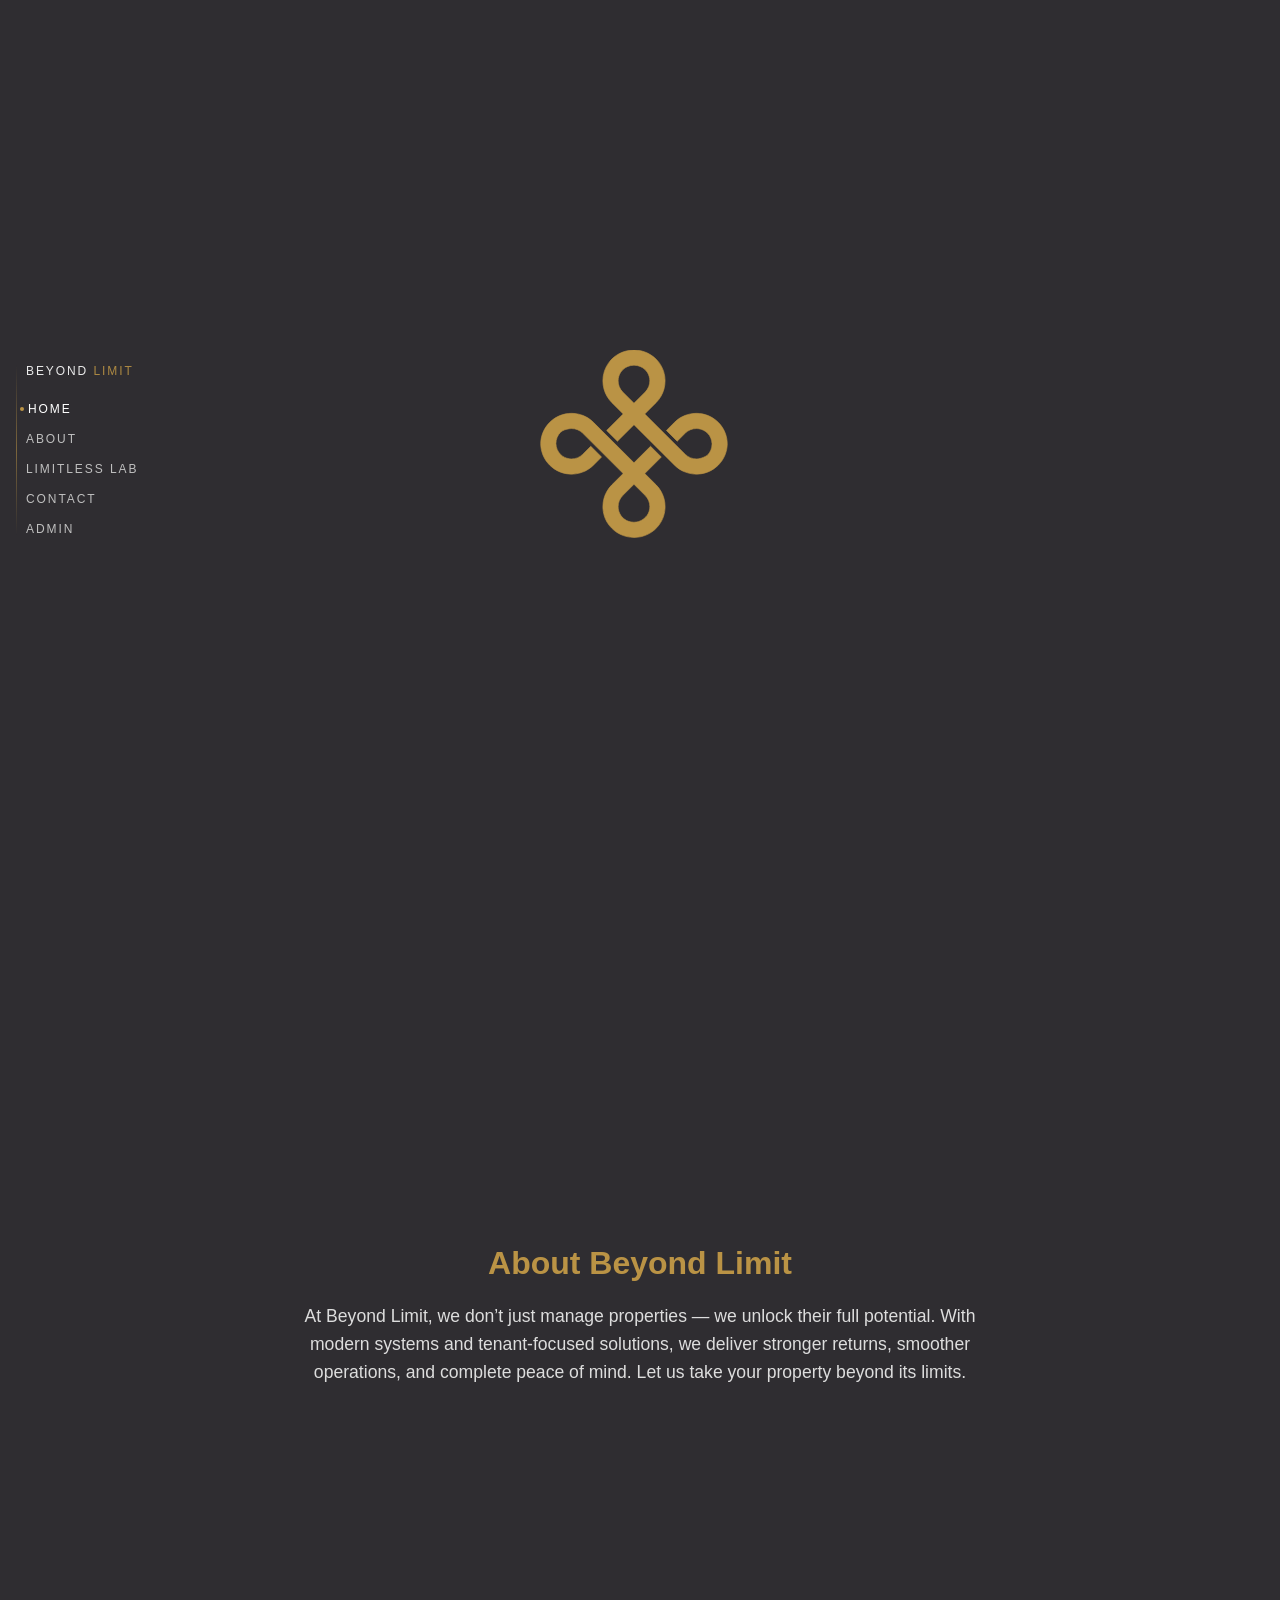
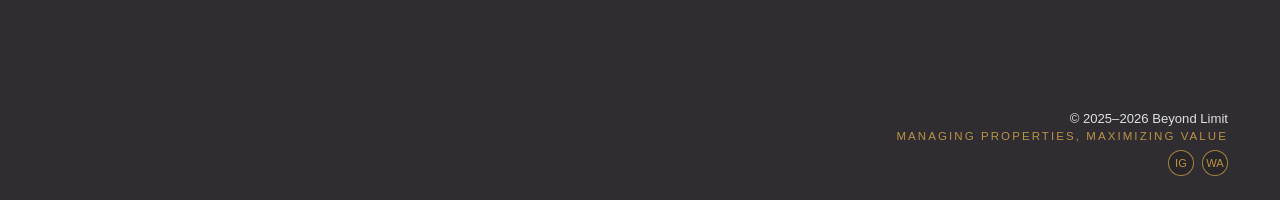
<file: index.html>
﻿<!DOCTYPE html>
<html lang="en">
<head>
  <meta charset="UTF-8" />
  <meta name="viewport" content="width=device-width, initial-scale=1.0" />
  <title>Beyond Limit &mdash; Property Management Kuwait | إدارة العقارات في الكويت</title>
  <meta name="description" content="Beyond Limit provides modern property management, rent visibility, and building operations in Kuwait. بيوند ليمت لإدارة العقارات ومتابعة الإيجارات وتشغيل المباني في الكويت." />
  <meta name="robots" content="index, follow" />
  <meta name="theme-color" content="#2f2d31" />
  <link rel="canonical" href="https://beyondlimitkw.com/" />

  <meta property="og:type" content="website" />
  <meta property="og:site_name" content="Beyond Limit | بيوند ليمت" />
  <meta property="og:locale" content="en_KW" />
  <meta property="og:locale:alternate" content="ar_KW" />
  <meta property="og:title" content="Beyond Limit &mdash; Property Management Kuwait | إدارة العقارات في الكويت" />
  <meta property="og:description" content="Modern property management, rent visibility, and building operations in Kuwait. إدارة العقارات ومتابعة الإيجارات وتشغيل المباني في الكويت." />
  <meta property="og:url" content="https://beyondlimitkw.com/" />
  <meta name="twitter:card" content="summary" />
  <meta name="twitter:title" content="Beyond Limit &mdash; Property Management Kuwait | إدارة العقارات في الكويت" />
  <meta name="twitter:description" content="Modern property management and rent visibility in Kuwait. إدارة العقارات ومتابعة الإيجارات في الكويت." />

  <!-- Future social preview: add a 1200x630 PNG at the path below, then uncomment these tags.
  <meta property="og:image" content="https://beyondlimitkw.com/assets/images/og/beyond-limit-social.png" />
  <meta property="og:image:width" content="1200" />
  <meta property="og:image:height" content="630" />
  <meta property="og:image:alt" content="Beyond Limit property management in Kuwait | بيوند ليمت لإدارة العقارات في الكويت" />
  <meta name="twitter:card" content="summary_large_image" />
  <meta name="twitter:image" content="https://beyondlimitkw.com/assets/images/og/beyond-limit-social.png" />
  <meta name="twitter:image:alt" content="Beyond Limit | بيوند ليمت" />
  -->
  <link rel="icon" type="image/svg+xml" href="assets/images/logos/beyondlimit-icon.svg" />
  <link rel="stylesheet" href="assets/css/nav.css" />

  <style>
    * { margin: 0; padding: 0; box-sizing: border-box; }

    html, body {
      height: 100%;
    }

    body {
      font-family: "Segoe UI", sans-serif;
      background: #2f2d31;
      color: #fff;
      overflow-x: hidden;
      overflow-y: hidden; /* JS controls vertical scrolling */
      position: relative;
      min-height: 100vh;
    }

    /* Full-screen sections */
    .snap-section {
      height: 100vh;
      display: flex;
      justify-content: center;
      align-items: center;
    }

    /* Hero */
    .hero {
      text-align: center;
    }
    .hero-logo {
      width: 200px;
      filter: none;
      animation: logoIdle 7s ease-in-out 4.6s infinite;
    }
    .hero-logo path {
      stroke: #ba9345;
      stroke-width: .5;
      fill: #ba9345;
      stroke-dasharray: 1;
      stroke-dashoffset: 1;
      fill-opacity: 0;
      animation: logoReveal 4.6s linear forwards;
    }

    @keyframes logoReveal {
      0% {
        stroke-dashoffset: 1;
        fill-opacity: 0;
      }
      82% {
        stroke-dashoffset: 0;
        fill-opacity: 0;
      }
      86% {
        stroke-dashoffset: 0;
        fill-opacity: 1;
      }
      100% {
        stroke-dashoffset: 0;
        fill-opacity: 1;
      }
    }

    @keyframes logoIdle {
      0%, 100% {
        opacity: 1;
        transform: scale(1);
      }
      50% {
        opacity: .82;
        transform: scale(.985);
      }
    }

    /* About as last page with centered content + footer at bottom */
    .about.snap-section {
      padding: 40px 20px 0;
      flex-direction: column;
      align-items: center;
    }

    .about-inner {
      flex: 1;
      display: flex;
      align-items: center;
      justify-content: center;
      width: 100%;
    }

    .about-content {
      max-width: 700px;
      text-align: center;
    }

    .about h2 {
      color: #ba9345;
      margin-bottom: 20px;
      font-size: 2rem;
    }
    .about p {
      font-size: 1.1rem;
      line-height: 1.6;
      color: #ddd;
    }

    /* === CUSTOM ARTISTIC RIGHT-ALIGNED FOOTER WITH SOCIAL === */
    footer {
      width: 100%;
      margin-top: auto;        /* keep it at bottom of About section */
      padding: 20px 32px 24px;
      background: transparent;
      position: relative;
      display: flex;
      justify-content: flex-end;
      pointer-events: auto;
    }

    .footer-main {
      text-align: right;
      font-size: 0.82rem;
      color: #e0e0e0;
    }

    .footer-main > span:not(.copyright-years) {
      display: block;
      margin-top: 4px;
      color: #ba9345;
      font-size: 0.72rem;
      letter-spacing: 0.18em;
      text-transform: uppercase;
    }

    .footer-social {
      margin-top: 8px;
      display: flex;
      justify-content: flex-end;
      gap: 8px;
    }

    .footer-social a {
      width: 26px;
      height: 26px;
      border-radius: 999px;
      border: 1px solid rgba(186,147,69,0.85);
      display: inline-flex;
      align-items: center;
      justify-content: center;
      font-size: 0.7rem;
      text-decoration: none;
      color: #ba9345;
      background: rgba(0, 0, 0, 0.15);
      transition: transform 0.15s ease, background 0.15s ease;
    }

    .footer-social a:hover {
      background: rgba(186,147,69,0.2);

      transform: translateY(-1px);
    }

    .footer-social a:active {
      transform: translateY(0);

    }

    @media (max-width: 600px) {
      footer {
        padding: 18px 20px 22px;
      }

      .footer-main {
        font-size: 0.78rem;
      }
    }
  </style>
</head>
<body>

  <!-- LEFT VERTICAL NAV -->
  <div class="side-nav">
    <div class="side-nav-brand">BEYOND <span>LIMIT</span></div>
    <a class="active" href="#hero">Home</a>
    <a href="#about">About</a>
    <a href="limitless.html">Limitless Lab</a>
    <a href="contact.html">Contact</a>
    <a href="https://beyondlimit.sg3.quickconnect.to/#/signin" target="_blank">Admin</a>
  </div>

  <!-- SECTION 0 -->
  <section class="hero snap-section" id="hero">
    <svg class="hero-logo" xmlns="http://www.w3.org/2000/svg" viewBox="0 0 160 160">
      <path
        pathLength="1"
        d="m 75.367188,137.76953 c -0.06641,0 -0.136719,0 -0.207032,-0.004 -0.05469,0.004 -0.105468,0.004 -0.152344,0.004 -6.217365,0 -9.522773,-4.20018 -10.433593,-5.56641 C 63.191406,130.11719 62.5,127.70703 62.5,125.29687 c 0,-3.21093 1.21875,-6.41796 3.648438,-8.83984 l 9.039062,-9.01953 9.039062,9.01953 c 2.429688,2.42188 3.648438,5.62891 3.648438,8.83984 -0.0039,2.41407 -0.695312,4.82813 -2.078125,6.91016 -2.570464,3.08227 -5.757841,5.5625 -10.429687,5.5625 z M 100.0625,125.29687 c 0,-2.17578 -0.28125,-4.35156 -0.855469,-6.46484 C 98.121094,114.80469 96,111.00391 92.847656,107.85938 L 83.808594,98.84375 97.054688,85.628906 88.433594,77.03125 75.1875,90.242188 42.742188,57.878906 C 40.199219,55.34375 37.238281,53.480469 34.070312,52.28125 L 30.9375,51.332031 c -1.867188,-0.433593 -3.769531,-0.652343 -5.679688,-0.652343 -6.332031,0 -12.664062,2.394531 -17.476562,7.203124 -4.730469,4.707032 -7.136719,10.90625 -7.214844,17.109376 v 0.01172 c 0.085938,6.203125 2.484375,12.390625 7.214844,17.105469 4.8125,4.800781 11.144531,7.195313 17.476562,7.195313 1.910157,0 3.8125,-0.21875 5.679688,-0.652344 1.0625,-0.246094 2.105469,-0.566406 3.132812,-0.953125 3.167969,-1.195313 6.128907,-3.058594 8.667969,-5.589844 l 6.496094,-6.480469 -8.621094,-8.597656 -6.496093,6.480469 c -2.429688,2.425781 -5.648438,3.640625 -8.859376,3.632812 -0.636718,0.0078 -1.277343,-0.04297 -1.910156,-0.140625 -2.550781,-0.386718 -5,-1.550781 -6.949218,-3.496094 -2.347657,-2.339843 -3.558594,-5.410156 -3.640626,-8.503906 v -0.0078 l -0.0039,-0.0039 v -0.320313 c 0,-3.207031 1.210938,-6.410156 3.644532,-8.835937 2.210937,-1.866383 4.503906,-2.4375 6.949218,-2.855469 0.632813,-0.09766 1.269532,-0.140625 1.910156,-0.140625 3.21875,0 6.429688,1.207031 8.863282,3.636718 L 66.566412,98.84377 57.52735,107.8594 c -3.152344,3.14453 -5.273438,6.94921 -6.359375,10.97265 -0.566407,2.11328 -0.851563,4.28516 -0.851563,6.46094 0,5.20703 1.632813,10.42187 4.910156,14.78125 4.821918,6.3574 12.197177,9.82709 19.960938,9.85547 8.208244,0.1925 15.842195,-4.15101 19.972656,-9.86719 3.269532,-4.35938 4.902348,-9.56641 4.902348,-14.76563 z M 66.148438,33.527344 C 63.71875,31.105469 62.5,27.894531 62.5,24.6875 c 0.0039,-2.414062 0.695312,-4.828125 2.078125,-6.910156 0.453125,-0.679688 0.972656,-1.324219 1.574219,-1.925782 2.429687,-2.421874 5.640625,-3.632812 8.855468,-3.636718 0.06641,0 0.136719,0 0.207032,0.0039 0.05469,-0.0039 0.105468,-0.0039 0.152344,-0.0039 3.214843,0.0039 6.425781,1.214844 8.859374,3.640625 0.601563,0.601562 1.121094,1.242187 1.574219,1.925781 1.382813,2.082031 2.074219,4.496094 2.074219,6.90625 0,3.207031 -1.21875,6.417969 -3.648438,8.839844 L 75.1875,42.546875 Z m 83.664062,41.464844 -0.008,-0.01172 c -0.082,-6.203125 -2.48047,-12.390625 -7.21094,-17.105469 -4.8125,-4.800781 -11.14453,-7.195312 -17.47656,-7.195312 -1.91016,0 -3.8125,0.21875 -5.67969,0.652343 -1.0625,0.246094 -2.10547,0.566407 -3.13672,0.949219 -3.16406,1.199219 -6.125,3.0625 -8.66016,5.59375 l -6.49999,6.480469 8.62109,8.597656 6.49609,-6.480469 c 2.42969,-2.425781 5.64453,-3.640625 8.85938,-3.632812 0.63672,-0.0078 1.27734,0.04297 1.91015,0.140625 2.55078,0.386719 5,1.550781 6.94922,3.496093 2.35156,2.339844 3.5586,5.410157 3.64063,8.503907 v 0.0078 l 0.004,0.0039 V 75.3125 c 0,3.207031 -1.21093,6.410156 -3.64453,8.835938 -2.21094,1.402343 -4.50781,2.4375 -6.94922,2.855468 -0.63281,0.09766 -1.26953,0.140625 -1.91015,0.140625 -3.21485,0 -6.42969,-1.207031 -8.86328,-3.636719 L 83.808594,51.140625 92.847656,42.125 C 96,38.980469 98.121094,35.171875 99.207031,31.152344 c 0.566407,-2.113282 0.851559,-4.285156 0.851559,-6.460938 0,-5.207031 -1.632809,-10.421875 -4.906246,-14.777344 C 89.894368,3.1471515 82.648988,0.11696705 75.367188,0.0546875 H 75.1875 75.007812 C 66.777551,0.05264979 59.109758,4.3776701 55.226562,9.910156 51.949219,14.269531 50.316406,19.484375 50.3125,24.6875 c 0,2.175781 0.28125,4.351562 0.855469,6.464844 1.085937,4.027344 3.207031,7.828125 6.359375,10.972656 l 9.039062,9.015625 -13.246094,13.214844 8.621094,8.597656 13.246094,-13.210937 32.44531,32.363281 c 2.54297,2.535156 5.50391,4.398437 8.66797,5.59375 l 3.13672,0.953125 c 1.86719,0.433594 3.76953,0.652344 5.67969,0.652344 6.33203,0 12.66406,-2.394532 17.47656,-7.203126 4.73047,-4.707031 7.13672,-10.902343 7.21875,-17.109374"
      />
    </svg>
  </section>

  <!-- SECTION 1 (About + footer) -->
  <section class="about snap-section" id="about">
    <div class="about-inner">
      <div class="about-content">
        <h2>About Beyond Limit</h2>
        <p>
          At Beyond Limit, we don&rsquo;t just manage properties &mdash; we unlock their full potential.
          With modern systems and tenant-focused solutions, we deliver stronger returns,
          smoother operations, and complete peace of mind. Let us take your property beyond
          its limits.
        </p>
      </div>
    </div>

    <footer>
      <div class="footer-main">
        &copy; <span class="copyright-years">2025&ndash;2026</span> Beyond Limit
        <span>Managing Properties, Maximizing Value</span>
        <div class="footer-social">
          <a href="https://instagram.com/beyondlimitkw" target="_blank" rel="noopener" aria-label="Beyond Limit Instagram">IG</a>
          <a href="https://wa.me/96599818992" target="_blank" rel="noopener" aria-label="WhatsApp Beyond Limit">WA</a>
        </div>
      </div>
    </footer>
  </section>

  <script>
    // Fullpage-style scroll: one wheel/touch step = one section
    const sections = Array.from(document.querySelectorAll('.snap-section'));
    const homeNavLink = document.querySelector('a[href="#hero"]');
    const aboutNavLink = document.querySelector('a[href="#about"]');
    let currentIndex = 0;
    let isScrolling = false;

    function syncSectionUI(index) {
      const section = sections[index];
      if (!section) return;
      homeNavLink?.classList.toggle('active', section.id === 'hero');
      aboutNavLink?.classList.toggle('active', section.id === 'about');
      const hash = `#${section.id}`;
      if (window.location.hash !== hash) {
        history.replaceState(null, '', hash);
      }
    }

    function scrollToSection(index) {
      const target = sections[index];
      if (!target) return;
      isScrolling = true;
      window.scrollTo({
        top: target.offsetTop,
        left: 0,
        behavior: 'smooth'
      });
      setTimeout(() => {
        currentIndex = index;
        syncSectionUI(currentIndex);
        isScrolling = false;
      }, 700);
    }

    // Desktop: wheel scrolling
    window.addEventListener('wheel', (e) => {
      if (isScrolling) return;
      e.preventDefault();

      const delta = e.deltaY;
      if (delta > 0 && currentIndex < sections.length - 1) {
        scrollToSection(currentIndex + 1);
      } else if (delta < 0 && currentIndex > 0) {
        scrollToSection(currentIndex - 1);
      }
    }, { passive: false });

    // Keyboard arrows / PageUp / PageDown
    window.addEventListener('keydown', (e) => {
      if (isScrolling) return;
      if (e.key === 'ArrowDown' || e.key === 'PageDown') {
        if (currentIndex < sections.length - 1) {
          e.preventDefault();
          scrollToSection(currentIndex + 1);
        }
      } else if (e.key === 'ArrowUp' || e.key === 'PageUp') {
        if (currentIndex > 0) {
          e.preventDefault();
          scrollToSection(currentIndex - 1);
        }
      }
    });

    // Mobile: touch swipe support
    let touchStartY = null;

    window.addEventListener('touchstart', (e) => {
      if (e.touches.length === 1) {
        touchStartY = e.touches[0].clientY;
      }
    }, { passive: true });

    window.addEventListener('touchend', (e) => {
      if (touchStartY === null || isScrolling) return;
      const endY = e.changedTouches[0].clientY;
      const deltaY = touchStartY - endY; // positive = swipe up
      const threshold = 40; // minimal swipe distance in px

      if (Math.abs(deltaY) > threshold) {
        if (deltaY > 0 && currentIndex < sections.length - 1) {
          scrollToSection(currentIndex + 1);
        } else if (deltaY < 0 && currentIndex > 0) {
          scrollToSection(currentIndex - 1);
        }
      }

      touchStartY = null;
    }, { passive: true });

    // Nav links (Home & About) keep JS index in sync
    homeNavLink?.addEventListener('click', (e) => {
      e.preventDefault();
      scrollToSection(0);
    });

    aboutNavLink?.addEventListener('click', (e) => {
      e.preventDefault();
      const targetIndex = sections.findIndex(s => s.id === 'about');
      if (targetIndex !== -1) scrollToSection(targetIndex);
    });

    // Initialize from URL hash if provided, otherwise default to hero
    const initialHash = window.location.hash;
    const initialIndex = sections.findIndex(s => `#${s.id}` === initialHash);
    currentIndex = initialIndex >= 0 ? initialIndex : 0;
    window.scrollTo(0, sections[currentIndex].offsetTop);
    syncSectionUI(currentIndex);
  </script>
<script>
    document.querySelectorAll('.copyright-years').forEach(el => {
      const year = new Date().getFullYear();
      el.textContent = year > 2025 ? '2025–' + year : '2025';
    });
  </script>
</body>
</html>
</file>
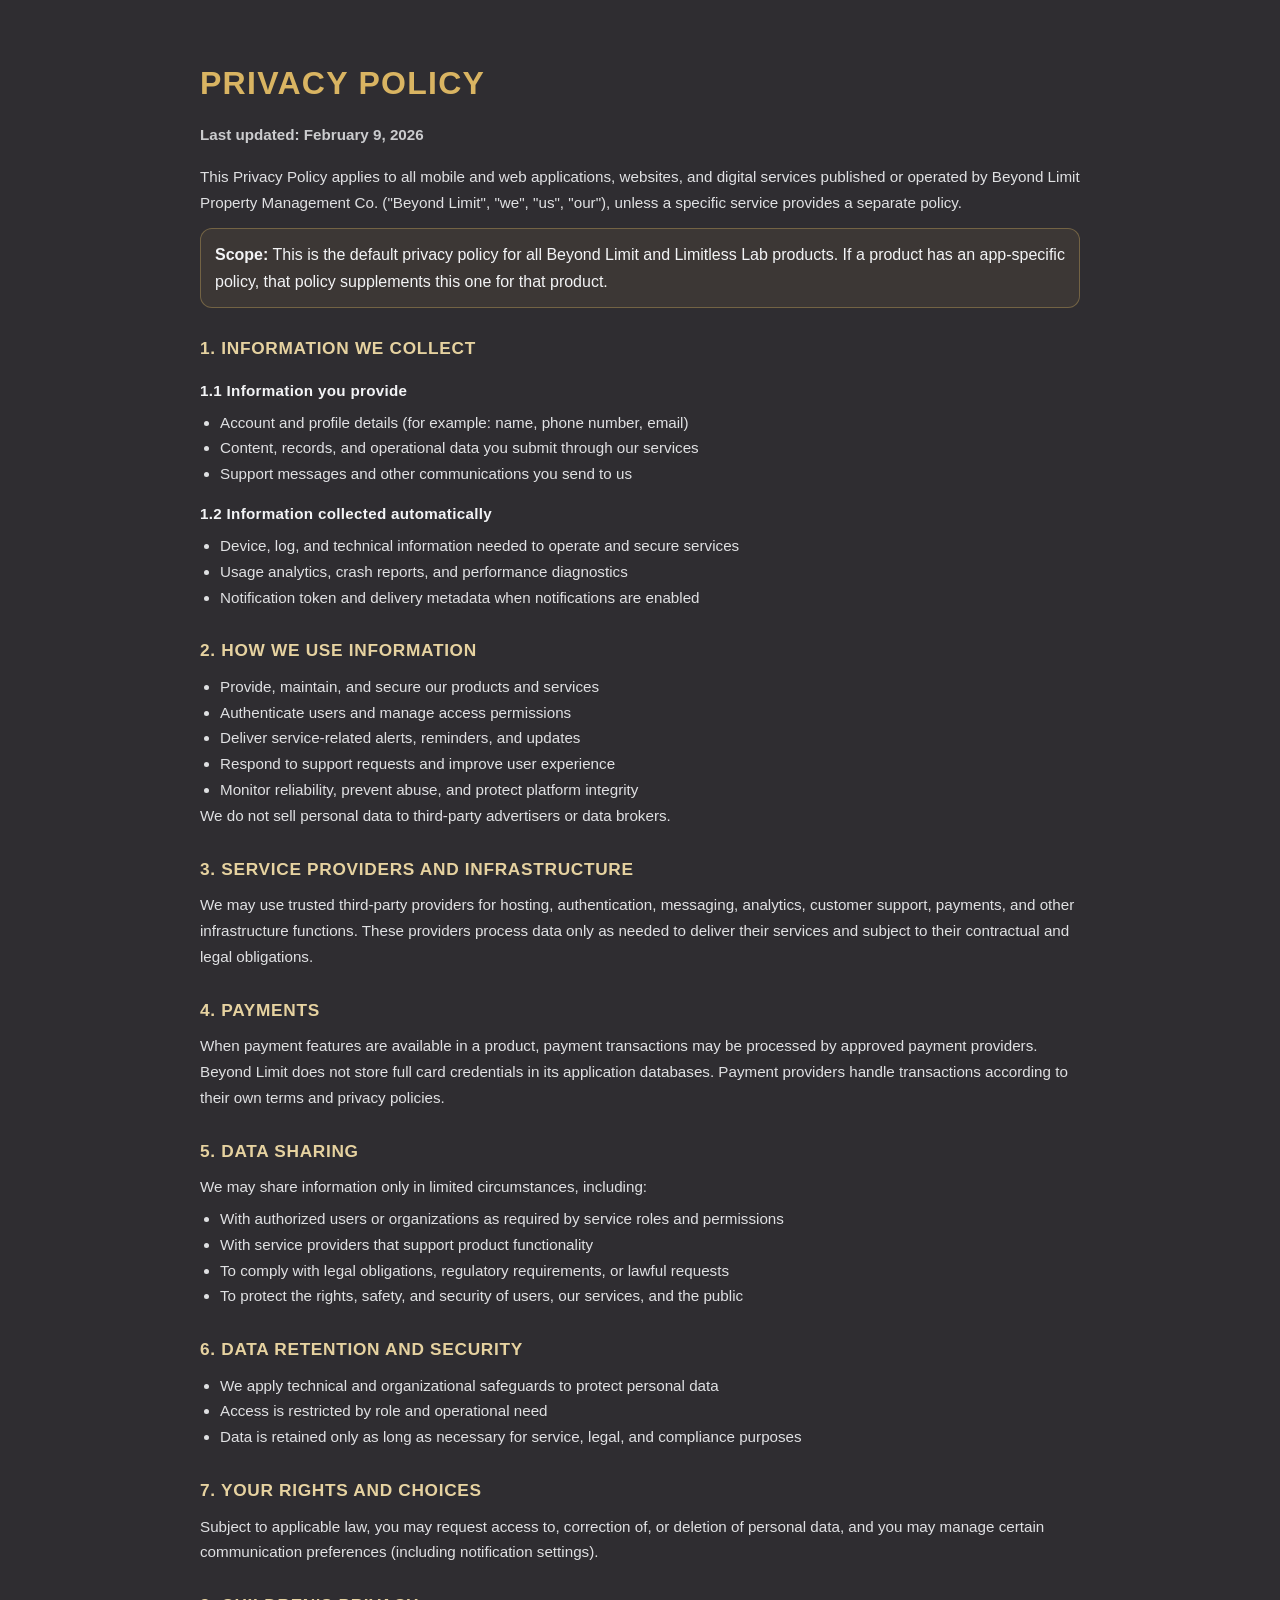
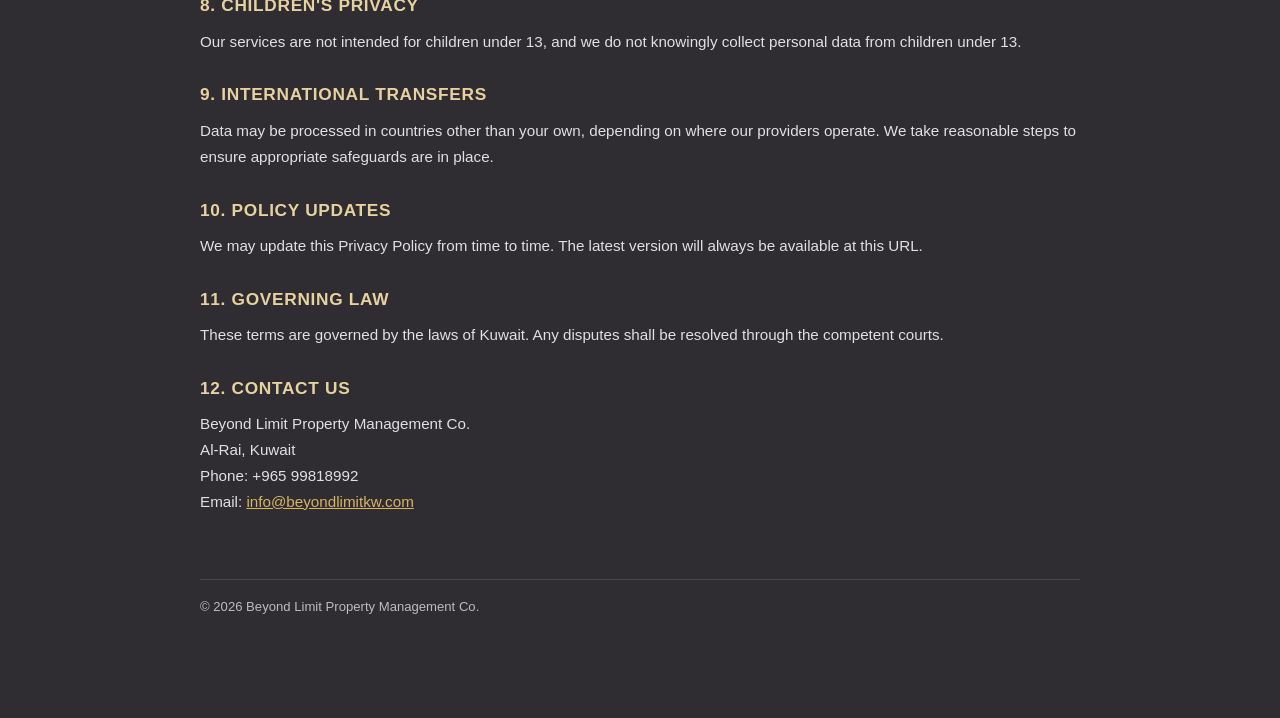
<file: beyond-rent-privacy.html>
<!DOCTYPE html>
<html lang="en">
<head>
  <meta http-equiv="refresh" content="0; url=privacy.html" />
  <script>
    window.location.replace("privacy.html");
  </script>
</head>
<body>
  <p>This page moved to <a href="privacy.html">privacy.html</a>.</p>
</body>
</html>
</file>
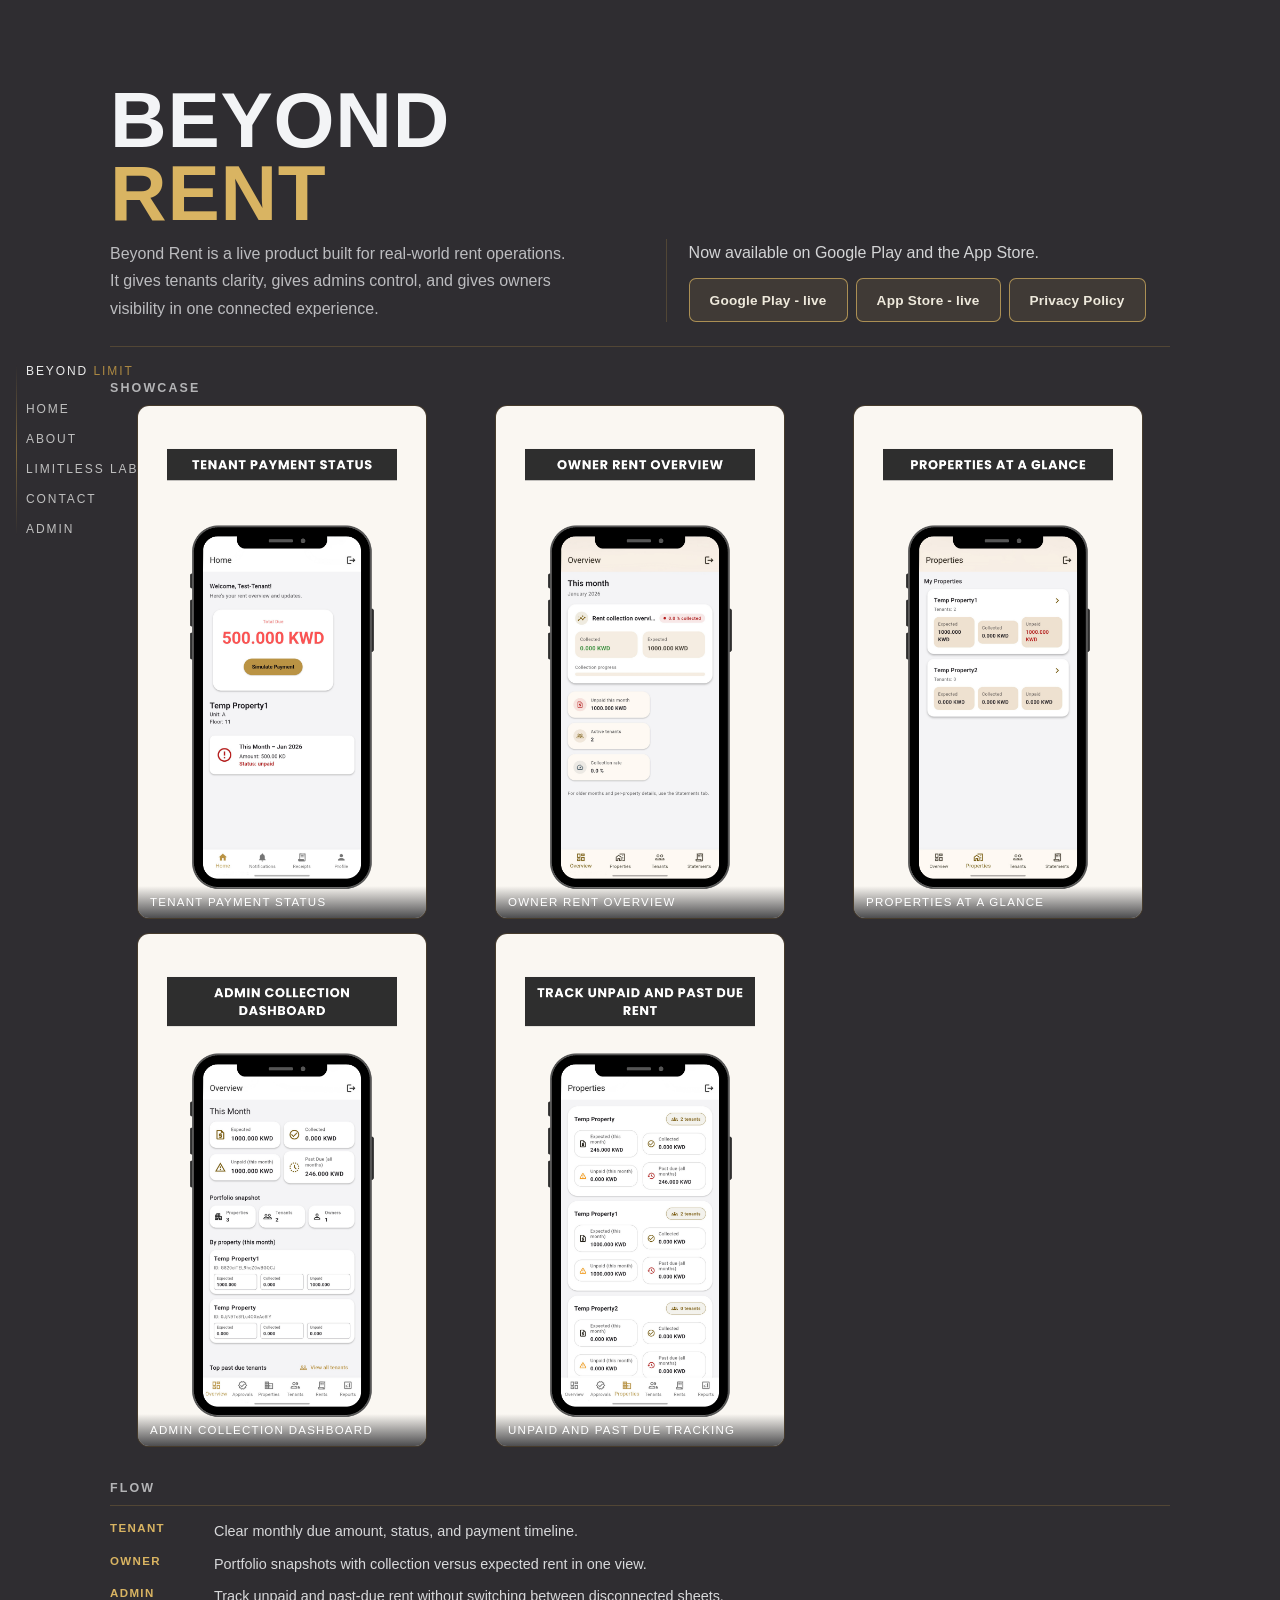
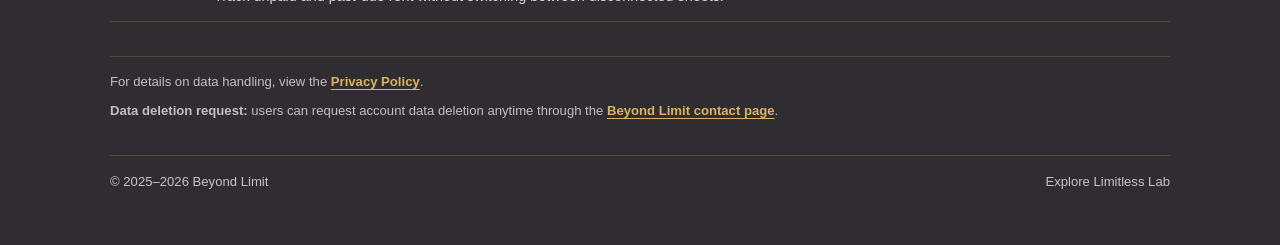
<file: beyond-rent.html>
<!DOCTYPE html>
<html lang="en">
<head>
  <meta charset="UTF-8" />
  <meta name="viewport" content="width=device-width, initial-scale=1.0" />
  <title>Beyond Rent &mdash; Live Rent Visibility | متابعة الإيجارات مباشرة</title>
  <meta name="description" content="Beyond Rent gives tenants, property administrators, and owners clear, live rent visibility in one experience. يوفّر بيوند رنت للمستأجرين ومسؤولي العقارات والملاك رؤية مباشرة وواضحة لحالة الإيجارات." />
  <meta name="robots" content="index, follow" />
  <meta name="theme-color" content="#2f2d31" />
  <link rel="canonical" href="https://beyondlimitkw.com/beyond-rent.html" />

  <meta property="og:type" content="website" />
  <meta property="og:site_name" content="Beyond Limit | بيوند ليمت" />
  <meta property="og:locale" content="en_KW" />
  <meta property="og:locale:alternate" content="ar_KW" />
  <meta property="og:title" content="Beyond Rent &mdash; Live Rent Visibility | متابعة الإيجارات مباشرة" />
  <meta property="og:description" content="Clear, live rent visibility for tenants, property administrators, and owners. متابعة مباشرة وواضحة للإيجارات للمستأجرين ومسؤولي العقارات والملاك." />
  <meta property="og:url" content="https://beyondlimitkw.com/beyond-rent.html" />
  <meta name="twitter:card" content="summary" />
  <meta name="twitter:title" content="Beyond Rent | بيوند رنت" />
  <meta name="twitter:description" content="Live rent visibility in one experience. متابعة الإيجارات مباشرة في تجربة واحدة." />

  <!-- Future social preview: add a 1200x630 PNG at the path below, then uncomment these tags.
  <meta property="og:image" content="https://beyondlimitkw.com/assets/images/og/beyond-limit-social.png" />
  <meta property="og:image:width" content="1200" />
  <meta property="og:image:height" content="630" />
  <meta property="og:image:alt" content="Beyond Rent by Beyond Limit | بيوند رنت من بيوند ليمت" />
  <meta name="twitter:card" content="summary_large_image" />
  <meta name="twitter:image" content="https://beyondlimitkw.com/assets/images/og/beyond-limit-social.png" />
  <meta name="twitter:image:alt" content="Beyond Rent | بيوند رنت" />
  -->
  <link rel="icon" type="image/svg+xml" href="assets/images/logos/beyondlimit-icon.svg" />
  <link rel="stylesheet" href="assets/css/nav.css" />

  <style>
    /* App theme tokens: change only these for a new app page theme */
    :root {
      --app-bg: #373431;
      --app-surface: #1f1d24;
      --app-text: #f3f4f6;
      --app-muted: rgba(243,244,246,0.72);
      --app-line: rgba(181,143,67,0.26);
      --app-accent: #b58f43;
      --app-accent-strong: #d9b462;
      --app-ink: #f3f4f6;
    }

    * { margin: 0; padding: 0; box-sizing: border-box; }
    html, body { min-height: 100%; }

    body {
      font-family: "Segoe UI", sans-serif;
      color: var(--app-text);
      background: #2f2d31;
      overflow-x: hidden;
      position: relative;
    }

    main {
      width: min(1060px, calc(100% - 56px));
      margin: 0 auto;
      padding: 84px 0 56px;
      display: grid;
      gap: 34px;
    }

    .hero {
      display: grid;
      grid-template-columns: 1.05fr 1fr;
      gap: 26px;
      align-items: end;
      border-bottom: 1px solid var(--app-line);
      padding-bottom: 24px;
    }

    .hero h1 {
      font-family: "Segoe UI", sans-serif;
      font-size: clamp(2.1rem, 7vw, 4.9rem);
      line-height: 0.93;
      letter-spacing: 0.01em;
      text-transform: uppercase;
      margin-bottom: 10px;
      color: var(--app-ink);
    }

    .hero h1 span { color: var(--app-accent-strong); }

    .hero p {
      color: var(--app-muted);
      line-height: 1.72;
      max-width: 52ch;
    }

    .hero-side {
      border-left: 1px solid var(--app-line);
      padding-left: 22px;
      display: grid;
      gap: 12px;
    }

    .hero-side p {
      color: rgba(243,244,246,0.84);
    }

    .actions {
      display: flex;
      flex-wrap: wrap;
      gap: 8px;
    }

    .btn,
    .btn-ghost {
      border-radius: 999px;
      padding: 10px 16px;
      text-decoration: none;
      font-size: 0.73rem;
      text-transform: uppercase;
      letter-spacing: 0.13em;
      white-space: nowrap;
      transition: background 0.15s ease, color 0.15s ease;
      font-weight: 700;
    }

    .btn {
      color: #161514;
      background: var(--app-accent-strong);
      border: 1px solid var(--app-accent-strong);
    }

    .btn:hover { background: #e4c579; }

    .btn-ghost {
      color: var(--app-text);
      border: 1px solid rgba(181,143,67,0.75);
      background: rgba(0,0,0,0.28);
    }

    .btn-ghost:hover { background: rgba(181,143,67,0.2); }

    .kicker {
      font-size: 0.78rem;
      text-transform: uppercase;
      letter-spacing: 0.17em;
      color: rgba(243,244,246,0.68);
      margin-bottom: 10px;
      font-weight: 700;
    }

    .showcase {
      display: grid;
      grid-template-columns: repeat(3, minmax(0, 1fr));
      gap: 14px;
    }

    .shot {
      border: 1px solid var(--app-line);
      border-radius: 12px;
      overflow: hidden;
      background: var(--app-surface);
      position: relative;
      transition: transform 0.2s ease, border-color 0.2s ease;
      width: 100%;
      max-width: 290px;
      justify-self: center;
    }

    .shot:hover {
      transform: translateY(-3px);
      border-color: rgba(181,143,67,0.55);
    }

    .shot img {
      width: 100%;
      display: block;
      aspect-ratio: 9 / 16;
      object-fit: cover;
    }

    .shot figcaption {
      position: absolute;
      left: 0;
      right: 0;
      bottom: 0;
      padding: 10px 12px;
      background: linear-gradient(to top, rgba(28,29,33,0.78), rgba(28,29,33,0));
      color: #fff;
      font-size: 0.72rem;
      text-transform: uppercase;
      letter-spacing: 0.11em;
    }

    .flow {
      border-top: 1px solid var(--app-line);
      border-bottom: 1px solid var(--app-line);
      padding: 14px 0;
      display: grid;
      gap: 10px;
    }

    .flow-item {
      display: grid;
      grid-template-columns: 92px 1fr;
      gap: 12px;
      align-items: start;
    }

    .flow-item .label {
      color: var(--app-accent-strong);
      font-size: 0.72rem;
      text-transform: uppercase;
      letter-spacing: 0.12em;
      padding-top: 2px;
      font-weight: 700;
    }

    .flow-item p {
      color: rgba(243,244,246,0.86);
      line-height: 1.55;
      font-size: 0.9rem;
    }

    .notes {
      border-top: 1px solid var(--app-line);
      padding-top: 14px;
      display: grid;
      gap: 8px;
    }

    .notes p {
      font-size: 0.82rem;
      color: rgba(243,244,246,0.74);
      line-height: 1.6;
    }

    .notes a {
      color: var(--app-accent-strong);
      text-underline-offset: 3px;
      font-weight: 700;
    }

    footer {
      border-top: 1px solid var(--app-line);
      padding-top: 14px;
      display: flex;
      justify-content: space-between;
      align-items: center;
      gap: 12px;
      color: rgba(243,244,246,0.76);
      font-size: 0.82rem;
    }

    .footer-right {
      display: flex;
      align-items: center;
      gap: 8px;
    }

    .footer-right a {
      width: 26px;
      height: 26px;
      border-radius: 999px;
      border: 1px solid rgba(181,143,67,0.8);
      color: var(--app-accent-strong);
      text-decoration: none;
      display: inline-flex;
      align-items: center;
      justify-content: center;
      font-size: 0.68rem;
      background: rgba(181,143,67,0.12);
    }

    @media (max-width: 960px) {
      main {
        width: min(1060px, calc(100% - 38px));
        padding-top: 92px;
      }
      .hero {
        grid-template-columns: 1fr;
        gap: 16px;
      }
      .hero-side {
        border-left: 0;
        border-top: 1px solid var(--app-line);
        padding-left: 0;
        padding-top: 14px;
      }
      .showcase {
        grid-template-columns: repeat(2, minmax(0, 1fr));
      }
    }

    @media (max-width: 620px) {
      main { width: calc(100% - 24px); }
      .showcase {
        grid-template-columns: 1fr;
      }
      .flow-item {
        grid-template-columns: 1fr;
        gap: 3px;
      }
      .hero h1 { font-size: 1.9rem; }
      footer {
        flex-direction: column;
        align-items: flex-start;
      }
    }
  
    footer a { text-decoration: none; }
    .lab-footer { border-top: 1px solid rgba(186,147,69,.28); padding-top: 18px; display: flex; justify-content: space-between; align-items: center; gap: 14px; color: rgba(243,244,246,.76); font-size: .82rem; }
    .lab-footer > a:link, .lab-footer > a:visited { color: rgba(243,244,246,.76); text-decoration: none; transition: color .16s ease; }
    .lab-footer > a:hover, .lab-footer > a:focus-visible, .lab-footer > a:visited:hover { color: #d9b462; text-decoration: none; }
    .lab-footer-links { display: flex; align-items: center; gap: 9px; }
    .lab-footer-links a { width: 27px; height: 27px; border-radius: 50%; border: 1px solid rgba(186,147,69,.8); color: #d9b462; text-decoration: none; display: inline-flex; align-items: center; justify-content: center; font-size: .68rem; background: rgba(186,147,69,.12); }
    @media(max-width: 620px){ .lab-footer { flex-direction: column; align-items: flex-start; } }
  
    /* Action links: inspired by Signage's tabs, visibly clickable at rest. */
    .actions .btn, .actions .btn-ghost {
      display: inline-flex;
      align-items: center;
      justify-content: center;
      min-height: 44px;
      padding: 11px 20px;
      font: inherit;
      font-size: .85rem;
      font-weight: 600;
      letter-spacing: .015em;
      text-transform: none;
      white-space: nowrap;
      color: #eee9dc;
      background: rgba(217,180,98,.10);
      border: 1px solid rgba(217,180,98,.70);
      border-radius: 7px;
      text-decoration: none;
      box-shadow: none;
      cursor: pointer;
      transition: color .16s ease, background .16s ease, border-color .16s ease;
    }
    .actions .btn:visited, .actions .btn-ghost:visited { color: #eee9dc; }
    .actions .btn:hover, .actions .btn:focus-visible,
    .actions .btn-ghost:hover, .actions .btn-ghost:focus-visible {
      color: #161514;
      background: #d9b462;
      border-color: #d9b462;
      text-decoration: none;
    }
    .actions .btn:focus-visible, .actions .btn-ghost:focus-visible {
      outline: 2px solid #f7df9b;
      outline-offset: 3px;
    }
</style>
</head>
<body>

  <div class="side-nav">
    <div class="side-nav-brand">BEYOND <span>LIMIT</span></div>
    <a href="index.html#hero">Home</a>
    <a href="index.html#about">About</a>
    <a href="limitless.html">Limitless Lab</a>
    <a href="contact.html">Contact</a>
    <a href="https://beyondlimit.sg3.quickconnect.to/#/signin" target="_blank" rel="noopener">Admin</a>
  </div>

  <main>
    <section class="hero">
      <div>
        <h1>Beyond <span>Rent</span></h1>
        <p>
          Beyond Rent is a live product built for real-world rent operations. It gives tenants clarity, gives admins control, and gives owners visibility in one connected experience.
        </p>
      </div>

      <aside class="hero-side">
        <p>Now available on Google Play and the App Store.</p>
        <div class="actions">
          <a class="btn" href="https://play.google.com/store/apps/details?id=com.limitlesslab.beyond_rent&pli=1" target="_blank" rel="noopener">Google Play - live</a>
          <a class="btn" href="https://apps.apple.com/us/app/beyond-rent/id6766414877" target="_blank" rel="noopener">App Store - live</a>
          <a class="btn-ghost" href="privacy.html">Privacy Policy</a>
        </div>
      </aside>
    </section>

    <section>
      <div class="kicker">Showcase</div>
      <div class="showcase">
        <figure class="shot">
          <img src="assets/images/apps/screenshot_1.png" alt="Tenant payment status screen">
          <figcaption>Tenant payment status</figcaption>
        </figure>
        <figure class="shot">
          <img src="assets/images/apps/screenshot_2.png" alt="Owner rent overview screen">
          <figcaption>Owner rent overview</figcaption>
        </figure>
        <figure class="shot">
          <img src="assets/images/apps/screenshot_3.png" alt="Properties at a glance screen">
          <figcaption>Properties at a glance</figcaption>
        </figure>
        <figure class="shot">
          <img src="assets/images/apps/screenshot_4.png" alt="Admin collection dashboard screen">
          <figcaption>Admin collection dashboard</figcaption>
        </figure>
        <figure class="shot">
          <img src="assets/images/apps/screenshot_5.png" alt="Unpaid and past due tracking screen">
          <figcaption>Unpaid and past due tracking</figcaption>
        </figure>
      </div>
    </section>

    <section>
      <div class="kicker">Flow</div>
      <div class="flow">
        <div class="flow-item">
          <div class="label">Tenant</div>
          <p>Clear monthly due amount, status, and payment timeline.</p>
        </div>
        <div class="flow-item">
          <div class="label">Owner</div>
          <p>Portfolio snapshots with collection versus expected rent in one view.</p>
        </div>
        <div class="flow-item">
          <div class="label">Admin</div>
          <p>Track unpaid and past-due rent without switching between disconnected sheets.</p>
        </div>
      </div>
    </section>

    <section class="notes">
      <p>
        For details on data handling, view the
        <a href="privacy.html">Privacy Policy</a>.
      </p>
      <p id="data-deletion">
        <strong>Data deletion request:</strong>
        users can request account data deletion anytime through the
        <a href="contact.html">Beyond Limit contact page</a>.
      </p>
    </section>

    <footer class="lab-footer"><span>&copy; <span class="copyright-years">2025&ndash;2026</span> Beyond Limit</span><a href="limitless.html">Explore Limitless Lab</a></footer>
  </main>
<script>document.querySelectorAll('.copyright-years').forEach(el => { const y = new Date().getFullYear(); el.textContent = y > 2025 ? '2025–' + y : '2025'; });</script>
</body>
</html>
</file>
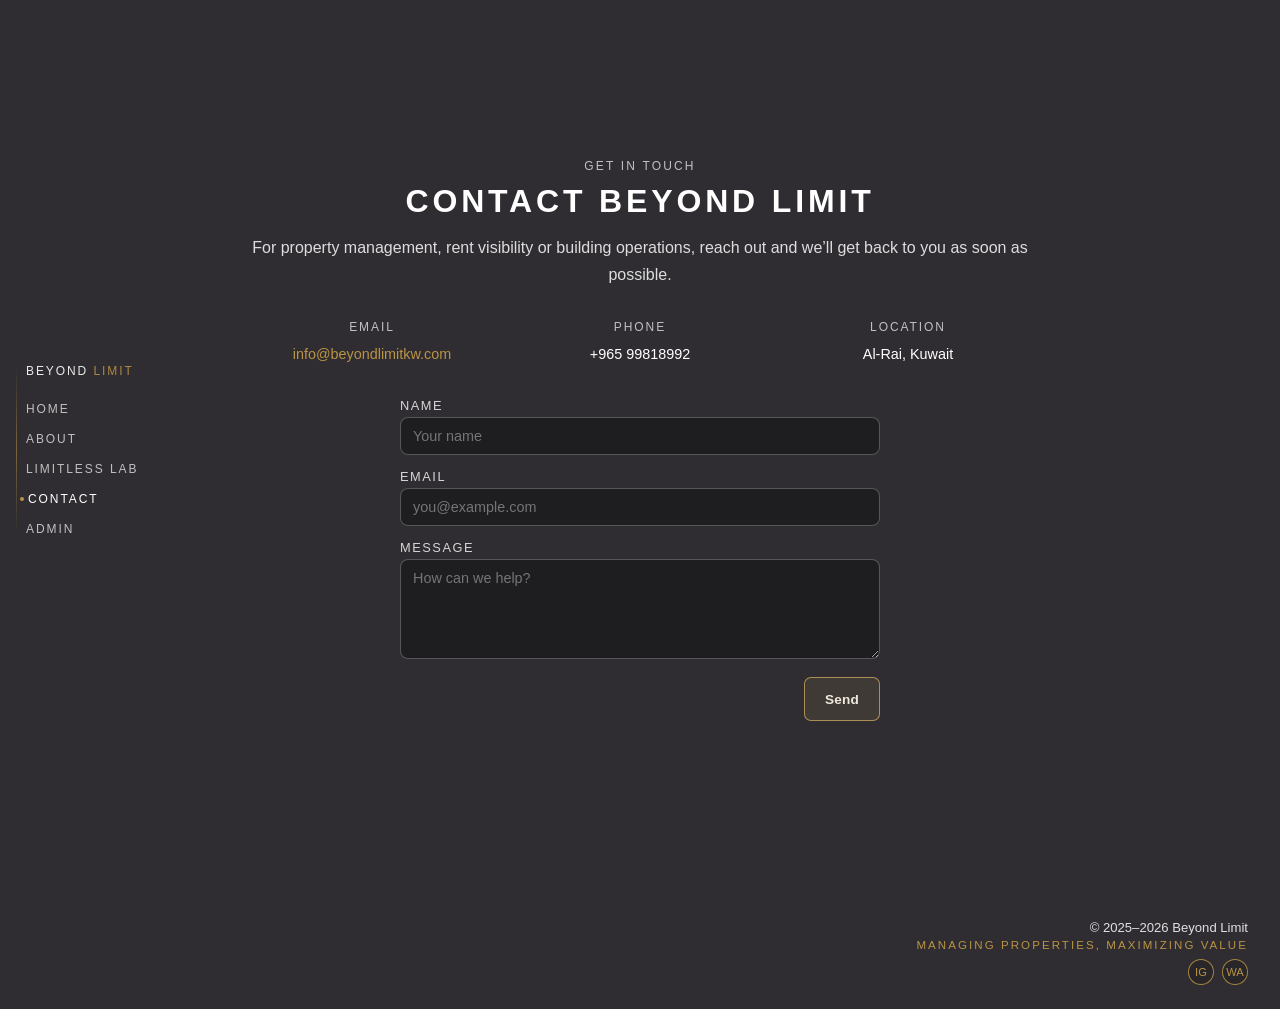
<file: contact.html>
﻿<!DOCTYPE html>
<html lang="en">
<head>
  <meta charset="UTF-8" />
  <meta name="viewport" content="width=device-width, initial-scale=1.0" />
  <title>Contact Beyond Limit | تواصل مع بيوند ليمت</title>
  <meta name="description" content="Contact Beyond Limit in Al-Rai, Kuwait, about property management, rent visibility, and building operations. تواصل مع بيوند ليمت في الري، الكويت، للاستفسار عن إدارة العقارات ومتابعة الإيجارات وتشغيل المباني." />
  <meta name="robots" content="index, follow" />
  <meta name="theme-color" content="#2f2d31" />
  <link rel="canonical" href="https://beyondlimitkw.com/contact.html" />

  <meta property="og:type" content="website" />
  <meta property="og:site_name" content="Beyond Limit | بيوند ليمت" />
  <meta property="og:locale" content="en_KW" />
  <meta property="og:locale:alternate" content="ar_KW" />
  <meta property="og:title" content="Contact Beyond Limit | تواصل مع بيوند ليمت" />
  <meta property="og:description" content="Get in touch about property management and building operations in Kuwait. تواصل معنا للاستفسار عن إدارة العقارات وتشغيل المباني في الكويت." />
  <meta property="og:url" content="https://beyondlimitkw.com/contact.html" />
  <meta name="twitter:card" content="summary" />
  <meta name="twitter:title" content="Contact Beyond Limit | تواصل مع بيوند ليمت" />
  <meta name="twitter:description" content="Contact Beyond Limit in Kuwait. تواصل مع بيوند ليمت في الكويت." />

  <!-- Future social preview: add a 1200x630 PNG at the path below, then uncomment these tags.
  <meta property="og:image" content="https://beyondlimitkw.com/assets/images/og/beyond-limit-social.png" />
  <meta property="og:image:width" content="1200" />
  <meta property="og:image:height" content="630" />
  <meta property="og:image:alt" content="Contact Beyond Limit in Kuwait | تواصل مع بيوند ليمت في الكويت" />
  <meta name="twitter:card" content="summary_large_image" />
  <meta name="twitter:image" content="https://beyondlimitkw.com/assets/images/og/beyond-limit-social.png" />
  <meta name="twitter:image:alt" content="Beyond Limit | بيوند ليمت" />
  -->
  <link rel="icon" type="image/svg+xml" href="assets/images/logos/beyondlimit-icon.svg" />
  <link rel="stylesheet" href="assets/css/nav.css" />

  <style>
    * { margin: 0; padding: 0; box-sizing: border-box; }

    html, body {
      height: 100%;
    }

    body {
      font-family: "Segoe UI", sans-serif;
      background: #2f2d31;
      color: #fff;
      overflow-x: hidden;
      overflow-y: auto;
      position: relative;
      min-height: 100vh;
    }

    /* CONTACT PAGE LAYOUT */
    .contact-page {
      min-height: 100vh;
      display: flex;
      align-items: center;
      justify-content: center;
      padding: 60px 20px 80px; /* space above footer */
    }

    .contact-inner {
      max-width: 780px;
      width: 100%;
      text-align: center;
    }

    .contact-eyebrow {
      text-transform: uppercase;
      letter-spacing: 0.18em;
      font-size: 0.75rem;
      color: rgba(255,255,255,0.7);
      margin-bottom: 10px;
    }

    .contact-title {
      font-size: 2rem;
      margin-bottom: 14px;
      color: #ffffff;
      letter-spacing: 0.12em;
      text-transform: uppercase;
    }

    .contact-text {
      font-size: 1rem;
      line-height: 1.7;
      color: #dddddd;
      margin-bottom: 30px;
    }

    .contact-grid {
      display: grid;
      grid-template-columns: repeat(3, minmax(0, 1fr));
      gap: 24px;
      margin-bottom: 32px;
    }

    .contact-item {
      font-size: 0.9rem;
      line-height: 1.6;
      color: #d4d4d4;
    }

    .contact-label {
      font-size: 0.75rem;
      text-transform: uppercase;
      letter-spacing: 0.16em;
      color: rgba(255,255,255,0.7);
      margin-bottom: 6px;
    }

    .contact-value {
      color: #ffffff;
    }

    .contact-value a {
      color: #ba9345;
      text-decoration: none;
    }

    .contact-value a:hover {
      text-decoration: underline;
    }

    @media (max-width: 768px) {
      .contact-grid {
        grid-template-columns: 1fr;
        text-align: center;
      }
    }

    /* Form */
    .contact-form {
      max-width: 480px;
      margin: 0 auto;
      text-align: left;
    }

    .contact-form-row {
      margin-bottom: 14px;
    }

    .contact-form label {
      display: block;
      font-size: 0.8rem;
      text-transform: uppercase;
      letter-spacing: 0.12em;
      margin-bottom: 4px;
      color: rgba(255,255,255,0.8);
    }

    .contact-form input,
    .contact-form textarea {
      width: 100%;
      border-radius: 8px;
      border: 1px solid rgba(255,255,255,0.25);
      background: rgba(0,0,0,0.35);
      color: #ffffff;
      padding: 10px 12px;
      font-family: inherit;
      font-size: 0.9rem;
      outline: none;
      transition: border-color 0.2s ease, background 0.2s ease;
    }

    .contact-form input:focus,
    .contact-form textarea:focus {
      border-color: #ba9345;
      background: rgba(0,0,0,0.5);
    }

    .contact-form textarea {
      min-height: 100px;
      resize: vertical;
    }

    .contact-submit {
      margin-top: 6px;
      text-align: right;
    }

    .btn-gold {
      display: inline-block;
      padding: 10px 20px;
      border-radius: 999px;
      border: 1px solid #ba9345;
      background: #ba9345;
      color: #111;
      font-size: 0.8rem;
      text-transform: uppercase;
      letter-spacing: 0.14em;
      font-weight: 600;
      cursor: pointer;
      transition: background 0.15s ease, transform 0.15s ease, box-shadow 0.15s ease;
    }

    .btn-gold:hover {
      background: #d4af55;

      transform: translateY(-1px);
    }

    /* Form feedback messages */
    .form-message {
      margin-top: 10px;
      font-size: 0.85rem;
      display: none;
    }

    .form-success {
      color: #8ae68a;
    }

    .form-error {
      color: #ffb3b3;
    }

    /* === CUSTOM ARTISTIC RIGHT-ALIGNED FOOTER WITH SOCIAL (matches index) === */
    footer {
      width: 100%;
      padding: 20px 32px 24px;
      background: transparent;
      position: relative;
      display: flex;
      justify-content: flex-end;
      box-sizing: border-box;
    }

    .footer-main {
      text-align: right;
      font-size: 0.82rem;
      color: #e0e0e0;
    }

    .footer-main > span:not(.copyright-years) {
      display: block;
      margin-top: 4px;
      color: #ba9345;
      font-size: 0.72rem;
      letter-spacing: 0.18em;
      text-transform: uppercase;
    }

    .footer-social {
      margin-top: 8px;
      display: flex;
      justify-content: flex-end;
      gap: 8px;
    }

    .footer-social a {
      width: 26px;
      height: 26px;
      border-radius: 999px;
      border: 1px solid rgba(186,147,69,0.85);
      display: inline-flex;
      align-items: center;
      justify-content: center;
      font-size: 0.7rem;
      text-decoration: none;
      color: #ba9345;
      background: rgba(0, 0, 0, 0.15);
      transition: transform 0.15s ease, background 0.15s ease;
    }

    .footer-social a:hover {
      background: rgba(186,147,69,0.2);

      transform: translateY(-1px);
    }

    .footer-social a:active {
      transform: translateY(0);

    }

    @media (max-width: 600px) {
      footer {
        padding: 18px 20px 22px;
      }

      .footer-main {
        font-size: 0.78rem;
      }
    }
  
    /* Form action: matches Beyond Rent's visible action-link buttons. */
    .btn-gold {
      display: inline-flex;
      align-items: center;
      justify-content: center;
      min-height: 44px;
      padding: 11px 20px;
      font: inherit;
      font-size: .85rem;
      font-weight: 600;
      letter-spacing: .015em;
      text-transform: none;
      white-space: nowrap;
      color: #eee9dc;
      background: rgba(217,180,98,.10);
      border: 1px solid rgba(217,180,98,.70);
      border-radius: 7px;
      text-decoration: none;
      box-shadow: none;
      cursor: pointer;
      transition: color .16s ease, background .16s ease, border-color .16s ease;
    }
    .btn-gold:hover, .btn-gold:focus-visible {
      color: #161514;
      background: #d9b462;
      border-color: #d9b462;
      text-decoration: none;
    }
    .btn-gold:focus-visible {
      outline: 2px solid #f7df9b;
      outline-offset: 3px;
    }
</style>
</head>
<body>

  <!-- LEFT VERTICAL NAV -->
  <div class="side-nav">
    <div class="side-nav-brand">BEYOND <span>LIMIT</span></div>
    <a href="index.html#hero">Home</a>
    <a href="index.html#about">About</a>
    <a href="limitless.html">Limitless Lab</a>
    <a class="active" href="#contact" class="active">Contact</a>
    <a href="https://beyondlimit.sg3.quickconnect.to/#/signin" target="_blank">Admin</a>
  </div>

  <main class="contact-page" id="contact">
    <div class="contact-inner">
      <div class="contact-eyebrow">Get in touch</div>
      <h1 class="contact-title">Contact Beyond Limit</h1>
      <p class="contact-text">
        For property management, rent visibility or building operations,
        reach out and we&rsquo;ll get back to you as soon as possible.
      </p>

      <div class="contact-grid">
        <div class="contact-item">
          <div class="contact-label">Email</div>
          <div class="contact-value">
            <a href="mailto:info@beyondlimitkw.com">info@beyondlimitkw.com</a>
          </div>
        </div>

        <div class="contact-item">
          <div class="contact-label">Phone</div>
          <div class="contact-value">
            +965 99818992
          </div>
        </div>

        <div class="contact-item">
          <div class="contact-label">Location</div>
          <div class="contact-value">
            Al-Rai, Kuwait
          </div>
        </div>
      </div>

      <!-- Formspree form -->
      <form
        id="contactForm"
        class="contact-form"
        method="POST"
      >
        <div class="contact-form-row">
          <label for="name">Name</label>
          <input id="name" name="name" type="text" placeholder="Your name" required />
        </div>

        <div class="contact-form-row">
          <label for="email">Email</label>
          <input id="email" name="email" type="email" placeholder="you@example.com" required />
        </div>

        <div class="contact-form-row">
          <label for="message">Message</label>
          <textarea id="message" name="message" placeholder="How can we help?" required></textarea>
        </div>

        <div class="contact-submit">
          <button type="submit" class="btn-gold">Send</button>
        </div>

        <div id="formSuccess" class="form-message form-success">
          Thank you &mdash; your message has been sent.
        </div>
        <div id="formError" class="form-message form-error">
          Something went wrong. Please try again.
        </div>
      </form>
    </div>
  </main>

  <footer>
    <div class="footer-main">
        &copy; <span class="copyright-years">2025&ndash;2026</span> Beyond Limit
      <span>Managing Properties, Maximizing Value</span>
      <div class="footer-social">
        <a href="https://instagram.com/beyondlimitkw" target="_blank" rel="noopener" aria-label="Beyond Limit Instagram">IG</a>
        <a href="https://wa.me/96599818992" target="_blank" rel="noopener" aria-label="WhatsApp Beyond Limit">WA</a>
      </div>
    </div>
  </footer>

  <script>
    const form = document.getElementById("contactForm");
    const successMsg = document.getElementById("formSuccess");
    const errorMsg = document.getElementById("formError");

    form.addEventListener("submit", async (e) => {
      e.preventDefault();
      successMsg.style.display = "none";
      errorMsg.style.display = "none";

      try {
        const res = await fetch("https://formspree.io/f/xldwverg", {
          method: "POST",
          body: new FormData(form),
          headers: { 'Accept': 'application/json' }
        });

        if (res.ok) {
          successMsg.style.display = "block";
          form.reset();
        } else {
          errorMsg.style.display = "block";
        }
      } catch (err) {
        errorMsg.style.display = "block";
      }
    });
  </script>
<script>
    document.querySelectorAll('.copyright-years').forEach(el => {
      const year = new Date().getFullYear();
      el.textContent = year > 2025 ? '2025–' + year : '2025';
    });
  </script>
</body>
</html>
</file>
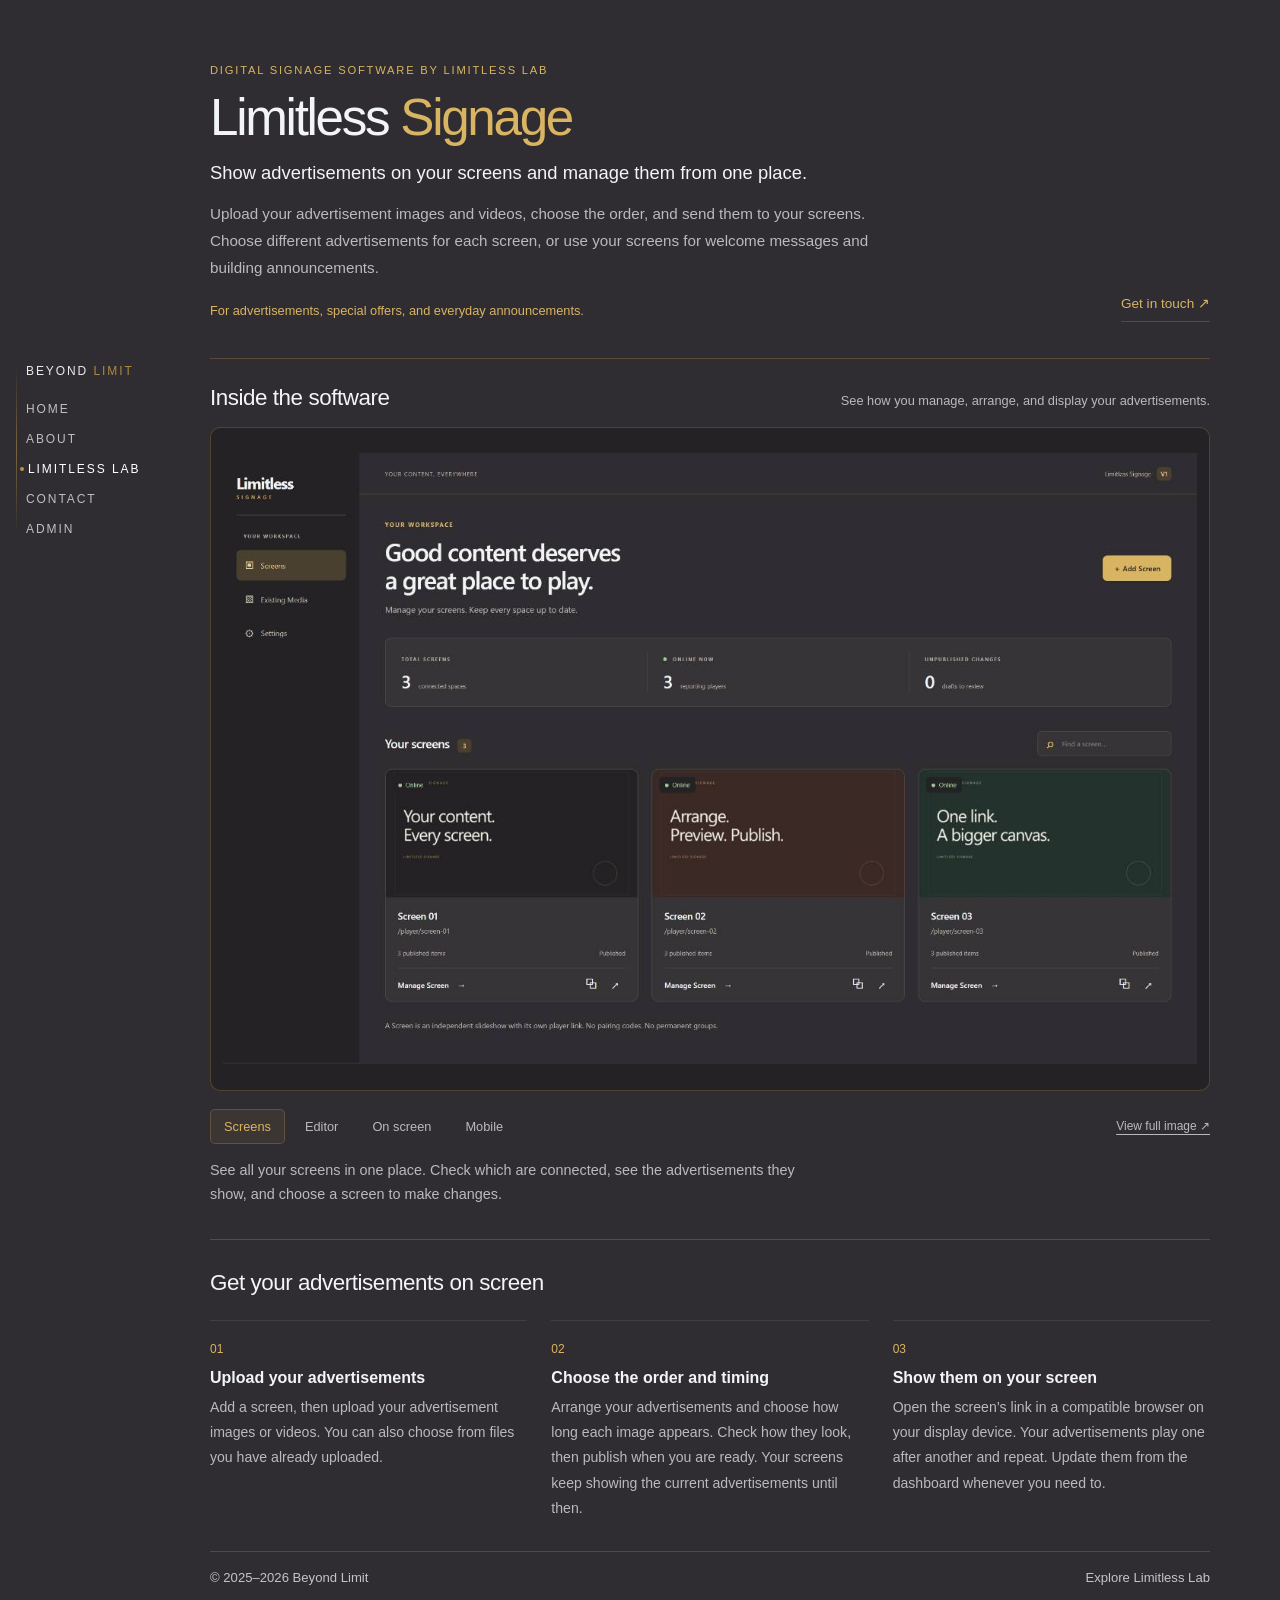
<file: limitless-signage.html>
<!DOCTYPE html>
<html lang="en">
<head>
  <meta charset="UTF-8" />
  <meta name="viewport" content="width=device-width, initial-scale=1.0" />
  <title>Limitless Signage — Digital Signage Software | Limitless Lab</title>
  <meta name="description" content="Show image and video advertisements on your screens and manage them from one place. Digital signage software by Limitless Lab." />
  <meta name="theme-color" content="#2f2d31" />
  <link rel="canonical" href="https://beyondlimitkw.com/limitless-signage.html" />
  <meta property="og:type" content="website" />
  <meta property="og:site_name" content="Beyond Limit" />
  <meta property="og:title" content="Limitless Signage — Digital Signage Software" />
  <meta property="og:description" content="Manage advertisements across your screens from one place. Software by Limitless Lab." />
  <meta property="og:url" content="https://beyondlimitkw.com/limitless-signage.html" />
  <meta name="twitter:card" content="summary" />
  <link rel="icon" type="image/svg+xml" href="assets/images/logos/beyondlimit-icon.svg" />
  <link rel="stylesheet" href="assets/css/nav.css" />
  <style>
    :root { color-scheme: dark; --text: #f3f4f6; --muted: #bbb9be; --gold: #d9b462; --line: rgba(186,147,69,.3); }
    * { box-sizing: border-box; }
    body { margin: 0; background: #2f2d31; color: var(--text); font-family: "Segoe UI", sans-serif; }
    main { width: min(1080px, calc(100% - 280px)); margin: 0 auto 0 max(210px, calc((100% - 1080px) / 2)); padding: 64px 0 28px; }
    a { color: inherit; }
    a:focus-visible, button:focus-visible { outline: 2px solid var(--gold); outline-offset: 5px; }
    .eyebrow { color: var(--gold); font-size: .7rem; letter-spacing: .16em; text-transform: uppercase; }
    .hero { display: flex; align-items: flex-end; justify-content: space-between; gap: 32px; margin-bottom: 36px; }
    .hero-copy { max-width: 660px; }
    h1 { font-size: clamp(2rem, 4vw, 3.3rem); line-height: 1.1; letter-spacing: -.045em; font-weight: 500; margin: 14px 0 12px; }
    h1 span { color: var(--gold); }
    .lead { color: var(--text); font-size: 1.15rem; line-height: 1.6; margin: 0 0 12px; }
    .intro { color: var(--muted); font-size: .95rem; line-height: 1.8; margin: 0; }
    .examples { color: var(--gold); font-size: .8rem; line-height: 1.7; margin: 18px 0 0; }
    .section-heading { font-size: 1.4rem; font-weight: 500; letter-spacing: -.02em; margin: 0 0 10px; }
    .preview-heading { display: flex; justify-content: space-between; align-items: baseline; gap: 16px; border-top: 1px solid var(--line); padding-top: 26px; margin-bottom: 16px; }
    .preview-heading .section-heading { margin: 0; }
    .preview-heading span { color: var(--muted); font-size: .8rem; }
    .contact { color: var(--gold); font-size: .85rem; text-decoration: none; white-space: nowrap; padding: 10px 0; border-bottom: 1px solid var(--line); }
    figure { margin: 0; }
    .stage { display: flex; justify-content: center; align-items: center; aspect-ratio: 1280 / 850; background: #242225; border: 1px solid var(--line); border-radius: 10px; overflow: hidden; padding: 12px; }
    .stage img { display: block; width: 100%; height: 100%; object-fit: contain; min-height: 0; }
    .gallery-bar { display: flex; align-items: center; justify-content: space-between; gap: 16px; padding: 18px 0 14px; }
    .preview-description { color: var(--muted); font-size: .9rem; line-height: 1.7; max-width: 76ch; min-height: 3.4em; margin: 0 0 32px; }
    .workflow { border-top: 1px solid var(--line); padding: 30px 0; }
    .steps { display: grid; grid-template-columns: repeat(3, minmax(0, 1fr)); gap: 24px; list-style: none; padding: 0; margin: 24px 0 0; counter-reset: step; }
    .steps li { counter-increment: step; border-top: 1px solid #ffffff15; padding-top: 18px; }
    .steps li::before { content: "0" counter(step); color: var(--gold); font-size: .75rem; }
    .steps h3 { font-size: 1rem; font-weight: 600; margin: 12px 0 8px; }
    .steps p { color: var(--muted); font-size: .88rem; line-height: 1.8; margin: 0; }
    .previews { display: flex; flex-wrap: wrap; gap: 6px; }
    .preview { font: inherit; font-size: .8rem; color: var(--muted); background: transparent; border: 1px solid transparent; border-radius: 5px; padding: 9px 13px; cursor: pointer; }
    .preview:hover { color: var(--text); background: #ffffff08; }
    .preview[aria-pressed="true"] { color: var(--gold); background: #d9b46212; border-color: var(--line); }
    .full-image { font-size: .75rem; color: var(--muted); text-underline-offset: 4px; white-space: nowrap; }
    footer { border-top: 1px solid var(--line); padding-top: 20px; display: flex; justify-content: space-between; gap: 16px; color: var(--muted); font-size: .75rem; }
    footer a { text-decoration: none; }
    @media (max-width: 768px) {
      main { width: auto; margin: 0 20px; padding-top: 100px; }
      .hero { align-items: flex-start; flex-direction: column; gap: 12px; margin-bottom: 24px; }
      .stage { padding: 5px; aspect-ratio: 1 / 1; }
      .gallery-bar { align-items: flex-start; flex-direction: column; gap: 14px; padding-top: 14px; }
      .preview { padding: 9px 10px; }
      .preview-heading { align-items: flex-start; flex-direction: column; gap: 6px; }
      .steps { grid-template-columns: 1fr; }
    }
    @media (max-width: 420px) { .side-nav { gap: 9px; font-size: .65rem; letter-spacing: .08em; } }
  
    .lab-footer { border-top: 1px solid rgba(186,147,69,.28); padding-top: 18px; display: flex; justify-content: space-between; align-items: center; gap: 14px; color: rgba(243,244,246,.76); font-size: .82rem; }
    .lab-footer > a:link, .lab-footer > a:visited { color: rgba(243,244,246,.76); text-decoration: none; transition: color .16s ease; }
    .lab-footer > a:hover, .lab-footer > a:focus-visible, .lab-footer > a:visited:hover { color: #d9b462; text-decoration: none; }
    .lab-footer-links { display: flex; align-items: center; gap: 9px; }
    .lab-footer-links a { width: 27px; height: 27px; border-radius: 50%; border: 1px solid rgba(186,147,69,.8); color: #d9b462; text-decoration: none; display: inline-flex; align-items: center; justify-content: center; font-size: .68rem; background: rgba(186,147,69,.12); }
    @media(max-width: 620px){ .lab-footer { flex-direction: column; align-items: flex-start; } }
  </style>
</head>
<body>
  <nav class="side-nav" aria-label="Main navigation">
    <div class="side-nav-brand">BEYOND <span>LIMIT</span></div>
    <a href="index.html#hero">Home</a>
    <a href="index.html#about">About</a>
    <a class="active" href="limitless.html">Limitless Lab</a>
    <a href="contact.html">Contact</a>
    <a href="https://beyondlimit.sg3.quickconnect.to/#/signin" target="_blank" rel="noopener">Admin</a>
  </nav>
  <main>
    <section class="hero" aria-labelledby="product-title">
      <div class="hero-copy">
        <div class="eyebrow">Digital signage software by Limitless Lab</div>
        <h1 id="product-title">Limitless <span>Signage</span></h1>
        <p class="lead">Show advertisements on your screens and manage them from one place.</p>
        <p class="intro">Upload your advertisement images and videos, choose the order, and send them to your screens. Choose different advertisements for each screen, or use your screens for welcome messages and building announcements.</p>
        <p class="examples">For advertisements, special offers, and everyday announcements.</p>
      </div>
      <a class="contact" href="contact.html">Get in touch &nearr;</a>
    </section>
    <section aria-labelledby="preview-title">
      <div class="preview-heading">
        <h2 class="section-heading" id="preview-title">Inside the software</h2>
        <span>See how you manage, arrange, and display your advertisements.</span>
      </div>
      <figure>
        <div class="stage">
          <img id="preview-image" src="assets/images/signage/dashboard.jpg" alt="Dashboard showing three screens and their advertisements" width="1280" height="802" fetchpriority="high">
        </div>
        <figcaption>
        <div class="gallery-bar">
          <div class="previews" role="group" aria-label="Choose a screenshot">
            <button class="preview" type="button" aria-pressed="true" data-view="dashboard">Screens</button>
            <button class="preview" type="button" aria-pressed="false" data-view="editor">Editor</button>
            <button class="preview" type="button" aria-pressed="false" data-view="player">On screen</button>
            <button class="preview" type="button" aria-pressed="false" data-view="mobile">Mobile</button>
          </div>
          <a class="full-image" id="full-image" href="assets/images/signage/dashboard.jpg" target="_blank" rel="noopener">View full image &nearr;</a>
        </div>
        <p class="preview-description" id="preview-description" aria-live="polite">See all your screens in one place. Check which are connected, see the advertisements they show, and choose a screen to make changes.</p>
        </figcaption>
      </figure>
    </section>
    <section class="workflow" aria-labelledby="workflow-title">
      <h2 class="section-heading" id="workflow-title">Get your advertisements on screen</h2>
      <ol class="steps">
        <li><h3>Upload your advertisements</h3><p>Add a screen, then upload your advertisement images or videos. You can also choose from files you have already uploaded.</p></li>
        <li><h3>Choose the order and timing</h3><p>Arrange your advertisements and choose how long each image appears. Check how they look, then publish when you are ready. Your screens keep showing the current advertisements until then.</p></li>
        <li><h3>Show them on your screen</h3><p>Open the screen’s link in a compatible browser on your display device. Your advertisements play one after another and repeat. Update them from the dashboard whenever you need to.</p></li>
      </ol>
    </section>
    <footer class="lab-footer"><span>&copy; <span class="copyright-years">2025&ndash;2026</span> Beyond Limit</span><a href="limitless.html">Explore Limitless Lab</a></footer>
  </main>
  <script>
    const views = {
      dashboard: { alt: 'Dashboard showing three screens and their advertisements', description: 'See all your screens in one place. Check which are connected, see the advertisements they show, and choose a screen to make changes.', width: 1280, height: 802 },
      editor: { alt: 'Editor for arranging advertisements and choosing how long they appear', description: 'Add your advertisements, drag them into order, and choose how long each image appears. Check your changes before sending them to the screen.', width: 1280, height: 974 },
      player: { alt: 'Advertisement preview displaying Your content. Every screen.', description: 'Check how an advertisement will look before showing it to your audience. Each screen has its own link to display the advertisements you have chosen.', width: 1280, height: 800 },
      mobile: { alt: 'Mobile dashboard with three screen cards', description: 'Check your screens and update their advertisements from your phone’s browser. The controls fit a smaller screen too.', width: 265, height: 1280 }
    };
    const previewImage = document.getElementById('preview-image');
    const fullImage = document.getElementById('full-image');
    const previewDescription = document.getElementById('preview-description');
    const buttons = document.querySelectorAll('[data-view]');
    buttons.forEach(button => {
      button.addEventListener('click', () => {
        const view = views[button.dataset.view];
        previewImage.src = `assets/images/signage/${button.dataset.view}.jpg`;
        previewImage.alt = view.alt;
        previewImage.width = view.width;
        previewImage.height = view.height;
        fullImage.href = previewImage.src;
        previewDescription.textContent = view.description;
        buttons.forEach(item => item.setAttribute('aria-pressed', String(item === button)));
      });
    });
  </script>
<script>document.querySelectorAll('.copyright-years').forEach(el => { const y = new Date().getFullYear(); el.textContent = y > 2025 ? '2025–' + y : '2025'; });</script>
</body>
</html>
</file>
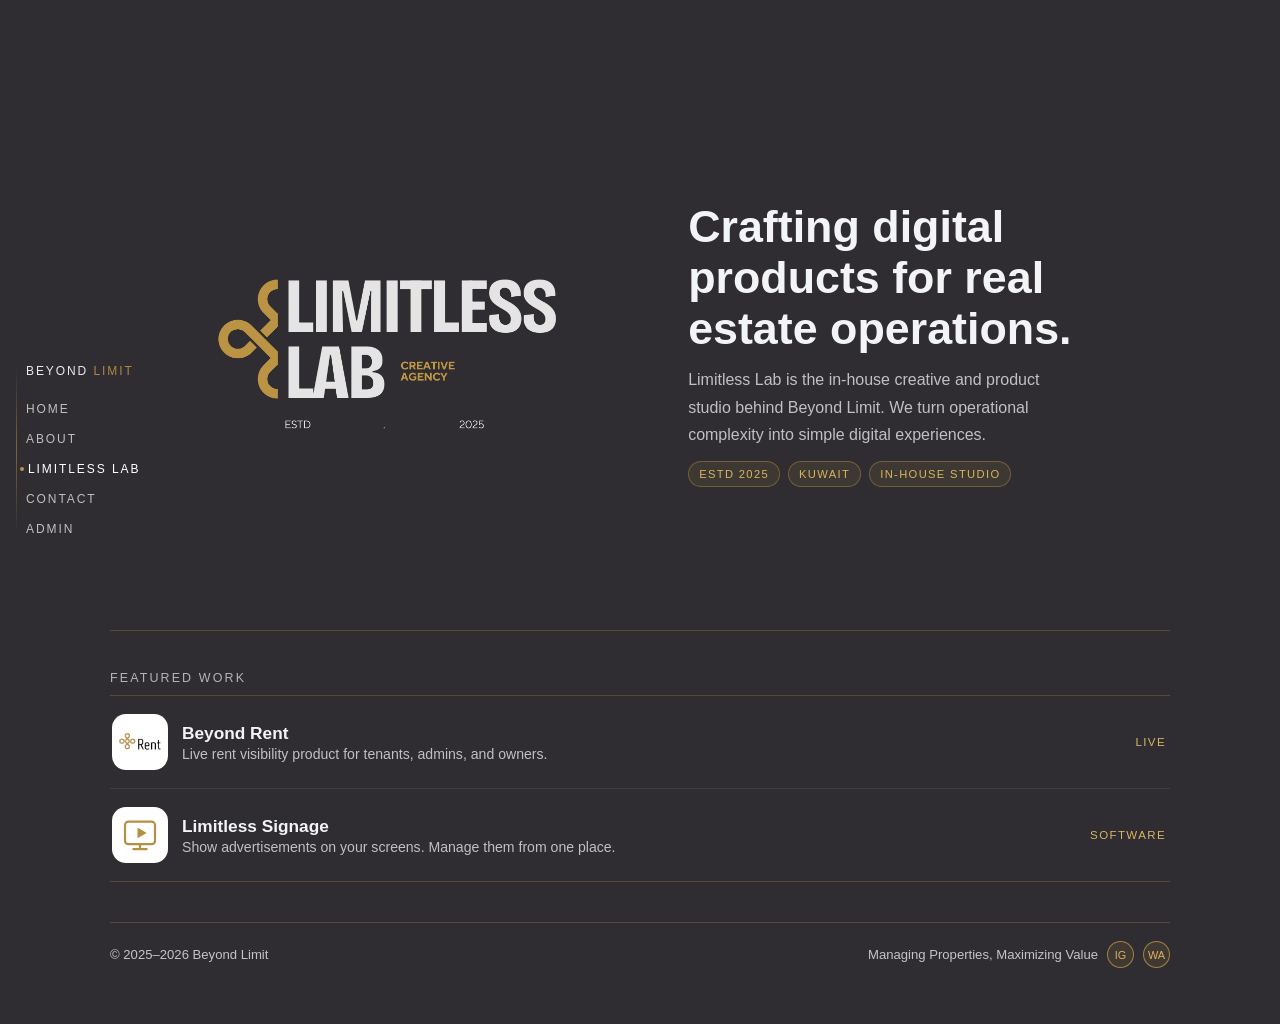
<file: limitless.html>
﻿<!DOCTYPE html>
<html lang="en">
<head>
  <meta charset="UTF-8" />
  <meta name="viewport" content="width=device-width, initial-scale=1.0" />
  <title>Limitless Lab &mdash; Real Estate Products | منتجات رقمية للعقارات</title>
  <meta name="description" content="Limitless Lab is Beyond Limit's in-house studio creating practical digital products for real estate operations. ليمتلس لاب هو استوديو المنتجات الداخلي لدى بيوند ليمت، ويطوّر حلولاً رقمية عملية لعمليات العقارات." />
  <meta name="robots" content="index, follow" />
  <meta name="theme-color" content="#2f2d31" />
  <link rel="canonical" href="https://beyondlimitkw.com/limitless.html" />

  <meta property="og:type" content="website" />
  <meta property="og:site_name" content="Beyond Limit | بيوند ليمت" />
  <meta property="og:locale" content="en_KW" />
  <meta property="og:locale:alternate" content="ar_KW" />
  <meta property="og:title" content="Limitless Lab &mdash; Real Estate Products | منتجات رقمية للعقارات" />
  <meta property="og:description" content="Digital products for real estate operations by Beyond Limit's in-house studio. منتجات رقمية لعمليات العقارات من استوديو بيوند ليمت الداخلي." />
  <meta property="og:url" content="https://beyondlimitkw.com/limitless.html" />
  <meta name="twitter:card" content="summary" />
  <meta name="twitter:title" content="Limitless Lab | ليمتلس لاب" />
  <meta name="twitter:description" content="Digital products for real estate operations. منتجات رقمية لعمليات العقارات." />

  <!-- Future social preview: add a 1200x630 PNG at the path below, then uncomment these tags.
  <meta property="og:image" content="https://beyondlimitkw.com/assets/images/og/beyond-limit-social.png" />
  <meta property="og:image:width" content="1200" />
  <meta property="og:image:height" content="630" />
  <meta property="og:image:alt" content="Limitless Lab by Beyond Limit | ليمتلس لاب من بيوند ليمت" />
  <meta name="twitter:card" content="summary_large_image" />
  <meta name="twitter:image" content="https://beyondlimitkw.com/assets/images/og/beyond-limit-social.png" />
  <meta name="twitter:image:alt" content="Limitless Lab | ليمتلس لاب" />
  -->
  <link rel="icon" type="image/svg+xml" href="assets/images/logos/beyondlimit-icon.svg" />
  <link rel="stylesheet" href="assets/css/nav.css" />

  <style>
    :root {
      --bg: #373431;
      --text: #f3f4f6;
      --muted: rgba(243,244,246,0.74);
      --line: rgba(186,147,69,0.28);
      --gold: #ba9345;
      --gold-bright: #d9b462;
      --edge: rgba(255,255,255,0.14);
    }

    * { margin: 0; padding: 0; box-sizing: border-box; }
    html, body { min-height: 100%; }

    body {
      font-family: "Segoe UI", sans-serif;
      color: var(--text);
      background: #2f2d31;
      overflow-x: hidden;
      position: relative;
    }

    main {
      width: min(1060px, calc(100% - 56px));
      margin: 0 auto;
      padding: 84px 0 56px;
      display: grid;
      gap: 40px;
    }

    .intro {
      display: grid;
      grid-template-columns: 1.15fr 1fr;
      gap: 24px;
      align-items: center;
      border-bottom: 1px solid var(--line);
      padding-bottom: 26px;
    }

    .logo-frame {
      min-height: 440px;
      display: grid;
      place-items: center;
    }

    .logo-frame img {
      width: min(520px, 100%);
      display: block;
      filter: none;
    }

    .intro-copy h1 {
      font-family: "Segoe UI", sans-serif;
      font-size: clamp(1.9rem, 5vw, 2.8rem);
      line-height: 1.14;
      margin-bottom: 12px;
    }

    .intro-copy p {
      color: var(--muted);
      line-height: 1.72;
      max-width: 42ch;
      margin-bottom: 12px;
    }

    .meta {
      display: flex;
      flex-wrap: wrap;
      gap: 8px;
    }

    .meta span {
      border: 1px solid rgba(186,147,69,0.42);
      border-radius: 999px;
      padding: 6px 10px;
      font-size: 0.7rem;
      letter-spacing: 0.12em;
      text-transform: uppercase;
      color: var(--gold-bright);
      background: rgba(186,147,69,0.11);
    }

    .kicker {
      font-size: 0.78rem;
      text-transform: uppercase;
      letter-spacing: 0.17em;
      color: rgba(243,244,246,0.68);
      margin-bottom: 10px;
    }

    .work-list {
      border-top: 1px solid var(--line);
      border-bottom: 1px solid var(--line);
    }

    .work-item {
      display: grid;
      grid-template-columns: auto 1fr auto;
      gap: 14px;
      align-items: center;
      text-decoration: none;
      color: var(--text);
      padding: 18px 0;
      border-bottom: 1px solid rgba(255,255,255,0.08);
      transition: background 0.16s ease;
    }

    .work-item:hover { background: rgba(0,0,0,0.16); }
    .work-item:last-child { border-bottom: 0; }

    .work-icon {
      width: 56px;
      height: 56px;
      padding: 6px;
      border-radius: 14px;
      border: 1px solid rgba(255,255,255,0.22);
      background: #ffffff;
      overflow: hidden;
      display: grid;
      place-items: center;
      margin-left: 2px;
    }

    .work-icon img {
      width: 100%;
      height: 100%;
      object-fit: contain;
      border-radius: 8px;
    }

    .work-title {
      font-size: 1.08rem;
      font-weight: 700;
      margin-bottom: 2px;
    }

    .work-desc {
      font-size: 0.88rem;
      color: var(--muted);
    }

    .work-state {
      font-size: 0.72rem;
      text-transform: uppercase;
      letter-spacing: 0.12em;
      color: var(--gold-bright);
      white-space: nowrap;
      padding-right: 4px;
    }

    @media (max-width: 960px) {
      main {
        width: min(1060px, calc(100% - 38px));
        padding-top: 92px;
      }
      .intro {
        grid-template-columns: 1fr;
        gap: 16px;
      }
      .logo-frame {
        min-height: 360px;
      }
    }

    @media (max-width: 620px) {
      main { width: calc(100% - 24px); }
      .work-item {
        grid-template-columns: auto 1fr;
        row-gap: 8px;
      }
      .work-state { grid-column: 2; }
      .logo-frame {
        min-height: 280px;
      }
      .intro-copy h1 { font-size: 1.55rem; }
    }
  
    .lab-footer { border-top: 1px solid rgba(186,147,69,.28); padding-top: 18px; display: flex; justify-content: space-between; align-items: center; gap: 14px; color: rgba(243,244,246,.76); font-size: .82rem; }
    .lab-footer-links { display: flex; align-items: center; gap: 9px; }
    .lab-footer-links a { width: 27px; height: 27px; border-radius: 50%; border: 1px solid rgba(186,147,69,.8); color: #d9b462; text-decoration: none; display: inline-flex; align-items: center; justify-content: center; font-size: .68rem; background: rgba(186,147,69,.12); }
    @media(max-width: 620px){ .lab-footer { flex-direction: column; align-items: flex-start; } }
  </style>
</head>
<body>

  <div class="side-nav">
    <div class="side-nav-brand">BEYOND <span>LIMIT</span></div>
    <a href="index.html#hero">Home</a>
    <a href="index.html#about">About</a>
    <a class="active" href="limitless.html">Limitless Lab</a>
    <a href="contact.html">Contact</a>
    <a href="https://beyondlimit.sg3.quickconnect.to/#/signin" target="_blank" rel="noopener">Admin</a>
  </div>

  <main>
    <section class="intro">
      <div class="logo-frame">
        <img src="assets/images/logos/limitlesslab-mark.png" alt="Limitless Lab logo">
      </div>
      <div class="intro-copy">
        <h1>Crafting digital products for real estate operations.</h1>
        <p>
          Limitless Lab is the in-house creative and product studio behind Beyond Limit. We turn operational complexity into simple digital experiences.
        </p>
        <div class="meta">
          <span>Estd 2025</span>
          <span>Kuwait</span>
          <span>In-house studio</span>
        </div>
      </div>
    </section>

    <section>
      <div class="kicker">Featured work</div>
      <div class="work-list">
        <a class="work-item" href="beyond-rent.html">
          <div class="work-icon">
            <img src="assets/images/apps/beyond-rent-logo.png" alt="Beyond Rent logo">
          </div>
          <div>
            <div class="work-title">Beyond Rent</div>
            <div class="work-desc">Live rent visibility product for tenants, admins, and owners.</div>
          </div>
          <div class="work-state">Live</div>
        </a>
        <a class="work-item" href="limitless-signage.html">
          <div class="work-icon" aria-label="Limitless Signage logo">
            <svg viewBox="0 0 48 48" width="40" height="40" role="img" aria-label="Limitless Signage" xmlns="http://www.w3.org/2000/svg"><rect x="6" y="8" width="36" height="27" rx="4" fill="#fff" stroke="#b58f43" stroke-width="2.6"/><path d="m21 15 11 6.5-11 6.5z" fill="#b58f43"/><path d="M24 35v5M16 41h16" stroke="#b58f43" stroke-width="2.6" stroke-linecap="round"/></svg>
          </div>
          <div>
            <div class="work-title">Limitless Signage</div>
            <div class="work-desc">Show advertisements on your screens. Manage them from one place.</div>
          </div>
          <div class="work-state">Software</div>
        </a>
      </div>
    </section>

    <footer class="lab-footer"><span>&copy; <span class="copyright-years">2025&ndash;2026</span> Beyond Limit</span><div class="lab-footer-links"><span>Managing Properties, Maximizing Value</span><a href="https://instagram.com/beyondlimitkw" target="_blank" rel="noopener" aria-label="Beyond Limit Instagram">IG</a><a href="https://wa.me/96599818992" target="_blank" rel="noopener" aria-label="WhatsApp Beyond Limit">WA</a></div></footer>
  </main>
<script>document.querySelectorAll('.copyright-years').forEach(el => { const y = new Date().getFullYear(); el.textContent = y > 2025 ? '2025–' + y : '2025'; });</script>
</body>
</html>
</file>
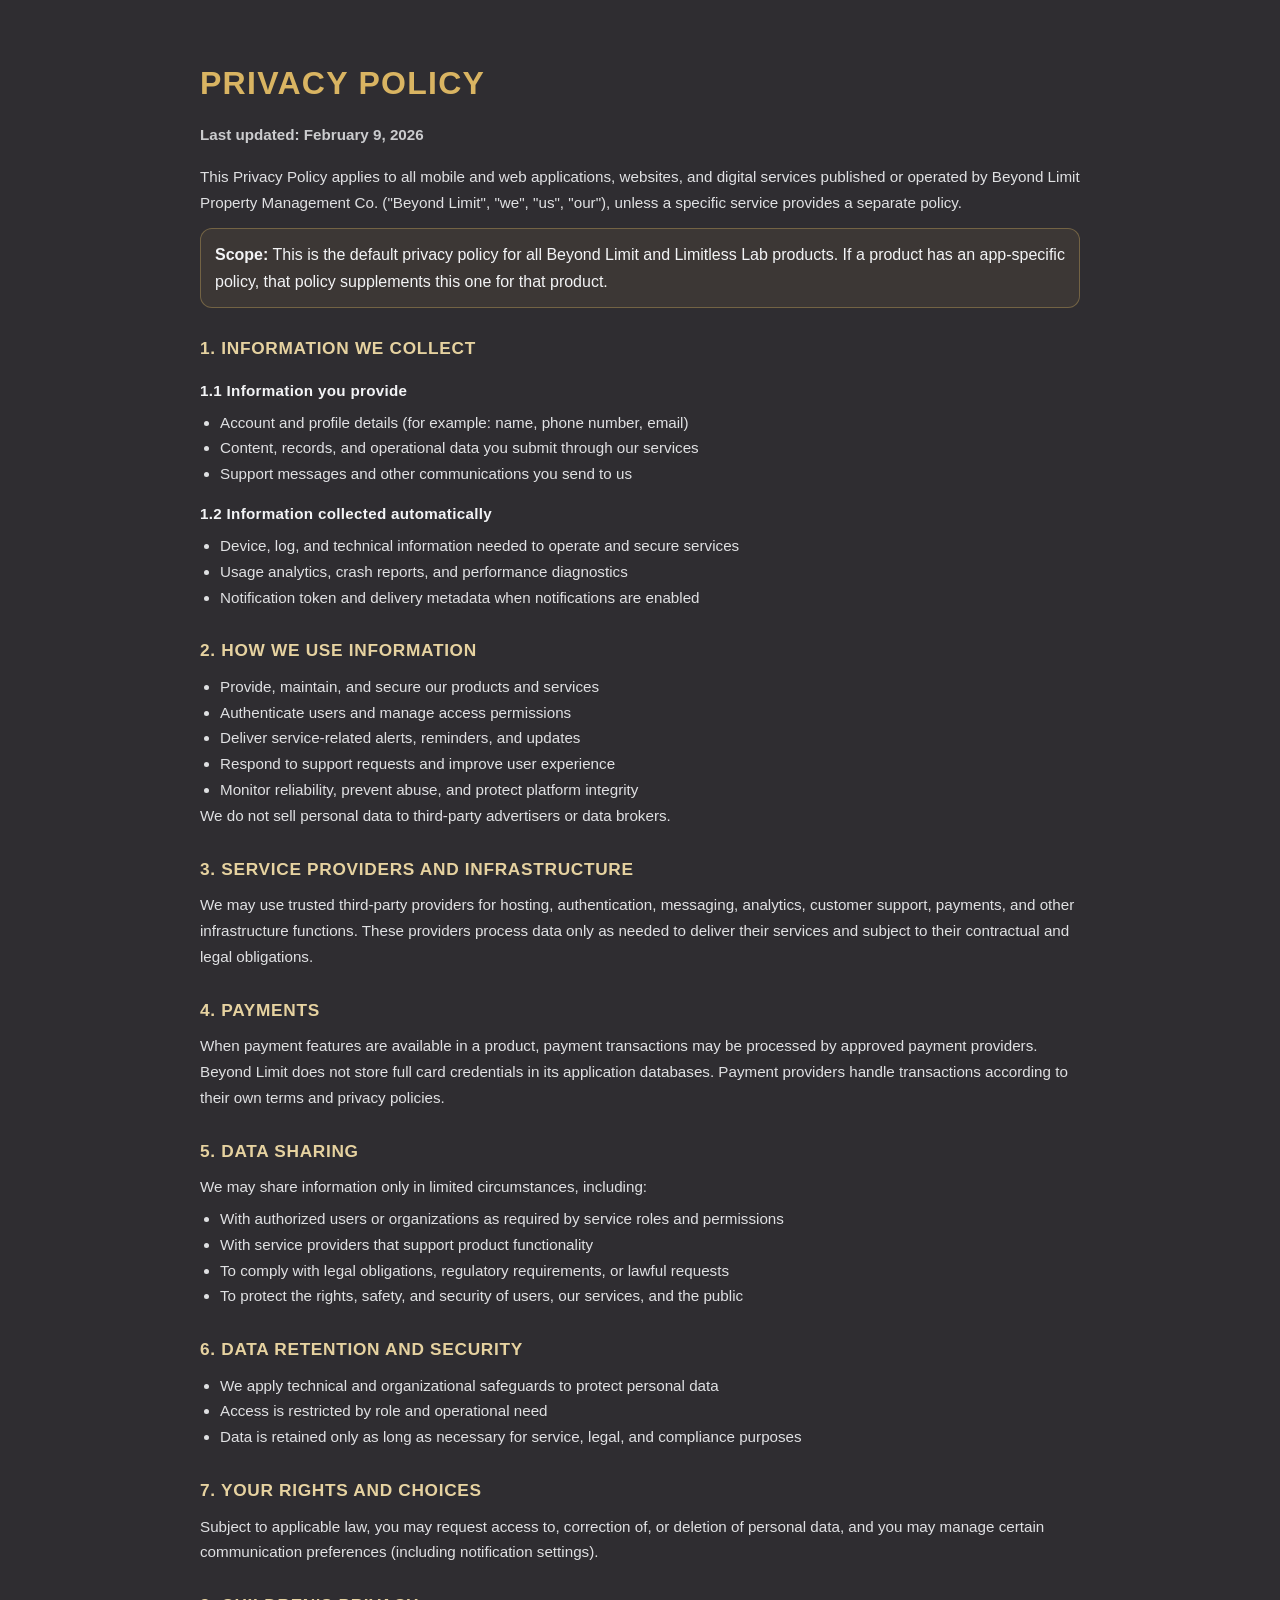
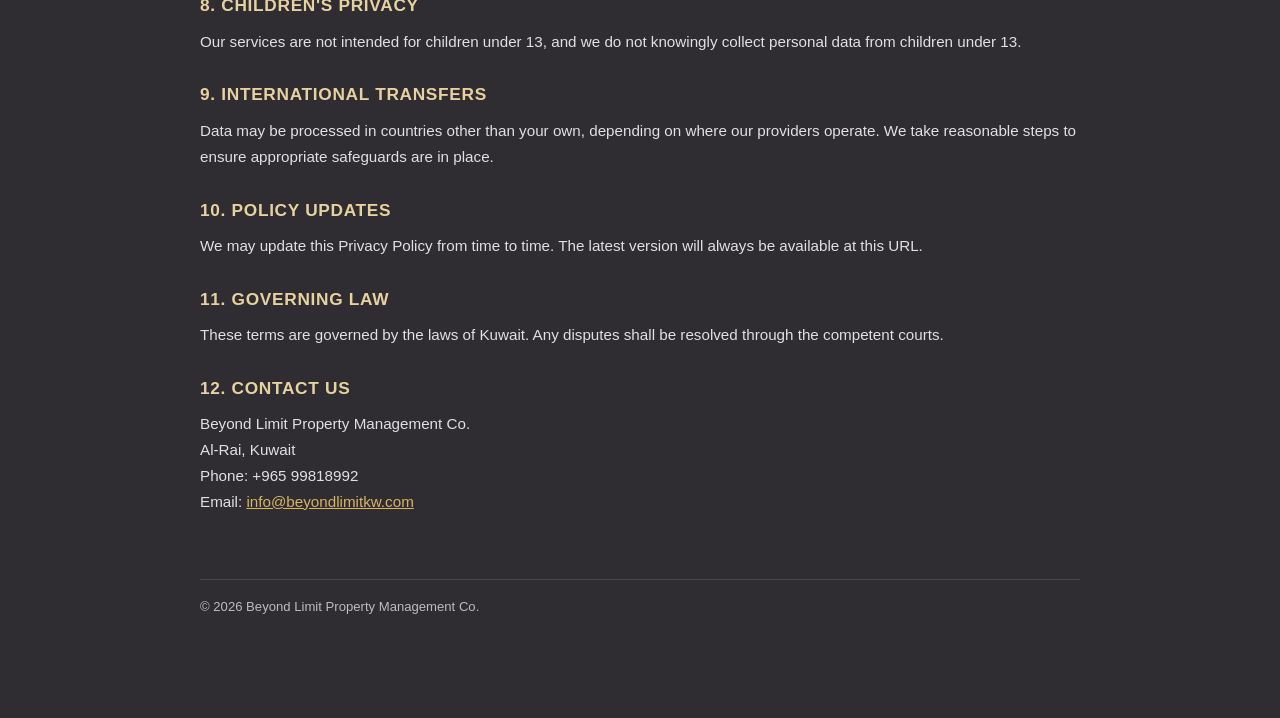
<file: privacy.html>
<!DOCTYPE html>
<html lang="en">
<head>
  <meta charset="UTF-8" />
  <meta name="viewport" content="width=device-width, initial-scale=1.0" />
  <title>Privacy Policy &mdash; Beyond Limit | سياسة الخصوصية</title>
  <meta name="description" content="Learn how Beyond Limit collects, uses, protects, and manages personal information across its digital services. تعرّف على كيفية جمع بيوند ليمت للمعلومات الشخصية واستخدامها وحمايتها وإدارتها عبر خدماتها الرقمية." />
  <meta name="robots" content="index, follow" />
  <meta name="theme-color" content="#2f2d31" />
  <link rel="canonical" href="https://beyondlimitkw.com/privacy.html" />

  <meta property="og:type" content="website" />
  <meta property="og:site_name" content="Beyond Limit | بيوند ليمت" />
  <meta property="og:locale" content="en_KW" />
  <meta property="og:locale:alternate" content="ar_KW" />
  <meta property="og:title" content="Privacy Policy &mdash; Beyond Limit | سياسة الخصوصية" />
  <meta property="og:description" content="How Beyond Limit handles personal information across its digital services. كيفية تعامل بيوند ليمت مع المعلومات الشخصية عبر خدماتها الرقمية." />
  <meta property="og:url" content="https://beyondlimitkw.com/privacy.html" />
  <meta name="twitter:card" content="summary" />
  <meta name="twitter:title" content="Privacy Policy &mdash; Beyond Limit | سياسة الخصوصية" />
  <meta name="twitter:description" content="How Beyond Limit handles personal information. كيفية تعامل بيوند ليمت مع المعلومات الشخصية." />

  <!-- Future social preview: add a 1200x630 PNG at the path below, then uncomment these tags.
  <meta property="og:image" content="https://beyondlimitkw.com/assets/images/og/beyond-limit-social.png" />
  <meta property="og:image:width" content="1200" />
  <meta property="og:image:height" content="630" />
  <meta property="og:image:alt" content="Beyond Limit privacy policy | سياسة الخصوصية لبيوند ليمت" />
  <meta name="twitter:card" content="summary_large_image" />
  <meta name="twitter:image" content="https://beyondlimitkw.com/assets/images/og/beyond-limit-social.png" />
  <meta name="twitter:image:alt" content="Beyond Limit | بيوند ليمت" />
  -->
  <link rel="icon" type="image/svg+xml" href="assets/images/logos/beyondlimit-icon.svg" />
  <style>
    * { margin: 0; padding: 0; box-sizing: border-box; }

    body {
      font-family: "Segoe UI", sans-serif;
      background: #2f2d31;
      color: #f3f4f6;
      padding: 56px 20px 100px;
      max-width: 920px;
      margin: 0 auto;
      line-height: 1.7;
    }

    h1 {
      font-size: 2rem;
      margin-bottom: 12px;
      color: #d9b462;
      letter-spacing: 0.04em;
      text-transform: uppercase;
    }

    h2 {
      margin-top: 26px;
      margin-bottom: 8px;
      font-size: 1.08rem;
      color: #e6d2a0;
      letter-spacing: 0.04em;
      text-transform: uppercase;
    }

    h3 {
      margin-top: 14px;
      margin-bottom: 6px;
      font-size: 0.95rem;
      color: #f3f4f6;
      letter-spacing: 0.02em;
    }

    p, li {
      color: rgba(243, 244, 246, 0.9);
      font-size: 0.95rem;
    }

    ul { margin-left: 20px; margin-top: 6px; }
    a { color: #d9b462; }

    .lede {
      color: rgba(243, 244, 246, 0.8);
      margin-bottom: 16px;
    }

    .app-scope {
      border: 1px solid rgba(217, 180, 98, 0.35);
      border-radius: 12px;
      padding: 12px 14px;
      background: rgba(217, 180, 98, 0.08);
      margin-top: 12px;
    }

    footer {
      margin-top: 64px;
      border-top: 1px solid rgba(255, 255, 255, 0.12);
      padding-top: 16px;
      font-size: 0.82rem;
      color: rgba(243, 244, 246, 0.72);
    }
  </style>
</head>
<body>
  <h1>Privacy Policy</h1>
  <p class="lede"><strong>Last updated: February 9, 2026</strong></p>

  <p>
    This Privacy Policy applies to all mobile and web applications, websites, and digital services
    published or operated by Beyond Limit Property Management Co. ("Beyond Limit", "we", "us", "our"),
    unless a specific service provides a separate policy.
  </p>

  <div class="app-scope">
    <strong>Scope:</strong> This is the default privacy policy for all Beyond Limit and Limitless Lab products.
    If a product has an app-specific policy, that policy supplements this one for that product.
  </div>

  <h2>1. Information We Collect</h2>
  <h3>1.1 Information you provide</h3>
  <ul>
    <li>Account and profile details (for example: name, phone number, email)</li>
    <li>Content, records, and operational data you submit through our services</li>
    <li>Support messages and other communications you send to us</li>
  </ul>

  <h3>1.2 Information collected automatically</h3>
  <ul>
    <li>Device, log, and technical information needed to operate and secure services</li>
    <li>Usage analytics, crash reports, and performance diagnostics</li>
    <li>Notification token and delivery metadata when notifications are enabled</li>
  </ul>

  <h2>2. How We Use Information</h2>
  <ul>
    <li>Provide, maintain, and secure our products and services</li>
    <li>Authenticate users and manage access permissions</li>
    <li>Deliver service-related alerts, reminders, and updates</li>
    <li>Respond to support requests and improve user experience</li>
    <li>Monitor reliability, prevent abuse, and protect platform integrity</li>
  </ul>
  <p>We do not sell personal data to third-party advertisers or data brokers.</p>

  <h2>3. Service Providers and Infrastructure</h2>
  <p>
    We may use trusted third-party providers for hosting, authentication, messaging, analytics,
    customer support, payments, and other infrastructure functions. These providers process data
    only as needed to deliver their services and subject to their contractual and legal obligations.
  </p>

  <h2>4. Payments</h2>
  <p>
    When payment features are available in a product, payment transactions may be processed by approved
    payment providers. Beyond Limit does not store full card credentials in its application databases.
    Payment providers handle transactions according to their own terms and privacy policies.
  </p>

  <h2>5. Data Sharing</h2>
  <p>We may share information only in limited circumstances, including:</p>
  <ul>
    <li>With authorized users or organizations as required by service roles and permissions</li>
    <li>With service providers that support product functionality</li>
    <li>To comply with legal obligations, regulatory requirements, or lawful requests</li>
    <li>To protect the rights, safety, and security of users, our services, and the public</li>
  </ul>

  <h2>6. Data Retention and Security</h2>
  <ul>
    <li>We apply technical and organizational safeguards to protect personal data</li>
    <li>Access is restricted by role and operational need</li>
    <li>Data is retained only as long as necessary for service, legal, and compliance purposes</li>
  </ul>

  <h2>7. Your Rights and Choices</h2>
  <p>
    Subject to applicable law, you may request access to, correction of, or deletion of personal data,
    and you may manage certain communication preferences (including notification settings).
  </p>

  <h2>8. Children's Privacy</h2>
  <p>
    Our services are not intended for children under 13, and we do not knowingly collect personal data
    from children under 13.
  </p>

  <h2>9. International Transfers</h2>
  <p>
    Data may be processed in countries other than your own, depending on where our providers operate.
    We take reasonable steps to ensure appropriate safeguards are in place.
  </p>

  <h2>10. Policy Updates</h2>
  <p>
    We may update this Privacy Policy from time to time. The latest version will always be available at this URL.
  </p>

  <h2>11. Governing Law</h2>
  <p>
    These terms are governed by the laws of Kuwait.
    Any disputes shall be resolved through the competent courts.
  </p>

  <h2>12. Contact Us</h2>
  <p>
    Beyond Limit Property Management Co.<br />
    Al-Rai, Kuwait<br />
    Phone: +965 99818992<br />
    Email: <a href="mailto:info@beyondlimitkw.com">info@beyondlimitkw.com</a>
  </p>

  <footer>
    &copy; 2026 Beyond Limit Property Management Co.
  </footer>
</body>
</html>
</file>
<file: assets/css/nav.css>
.side-nav {
  position: fixed;
  left: 26px;
  top: 50%;
  transform: translateY(-50%);
  display: flex;
  flex-direction: column;
  gap: 18px;
  z-index: 100;
  font-family: "Segoe UI", sans-serif;
  font-size: 0.75rem;
  line-height: 1;
  text-transform: uppercase;
  letter-spacing: 0.16em;
}

.side-nav::before {
  content: "";
  position: absolute;
  left: -10px;
  top: 0;
  bottom: 0;
  width: 1px;
  background: linear-gradient(
    to bottom,
    rgba(186, 147, 69, 0),
    rgba(186, 147, 69, 0.8),
    rgba(186, 147, 69, 0)
  );
  opacity: 0.7;
}

.side-nav-brand {
  color: #fff;
  font-weight: 500;
  margin-bottom: 8px;
  opacity: 0.9;
}

.side-nav-brand span {
  color: #ba9345;
}

.side-nav a {
  color: #bfbfbf;
  text-decoration: none;
  position: relative;
  white-space: nowrap;
  transition: color 0.2s ease, transform 0.2s ease;
}

.side-nav a::after {
  content: "";
  position: absolute;
  left: -8px;
  top: 50%;
  transform: translateY(-50%);
  width: 4px;
  height: 4px;
  border-radius: 50%;
  background: transparent;
  transition: background 0.2s ease, transform 0.2s ease;
}

.side-nav a:hover,
.side-nav a.active {
  color: #fff;
  transform: translateX(2px);
}

.side-nav a:hover::after,
.side-nav a.active::after {
  background: #ba9345;
}

@media (max-width: 768px) {
  .side-nav {
    top: 18px;
    left: 50%;
    transform: translateX(-50%);
    flex-direction: row;
    flex-wrap: nowrap;
    align-items: center;
    gap: 14px;
    background: rgba(0, 0, 0, 0.35);
    padding: 8px 14px;
    border-radius: 999px;
    backdrop-filter: blur(10px);
  }

  .side-nav::before,
  .side-nav-brand {
    display: none;
  }
}
</file>
